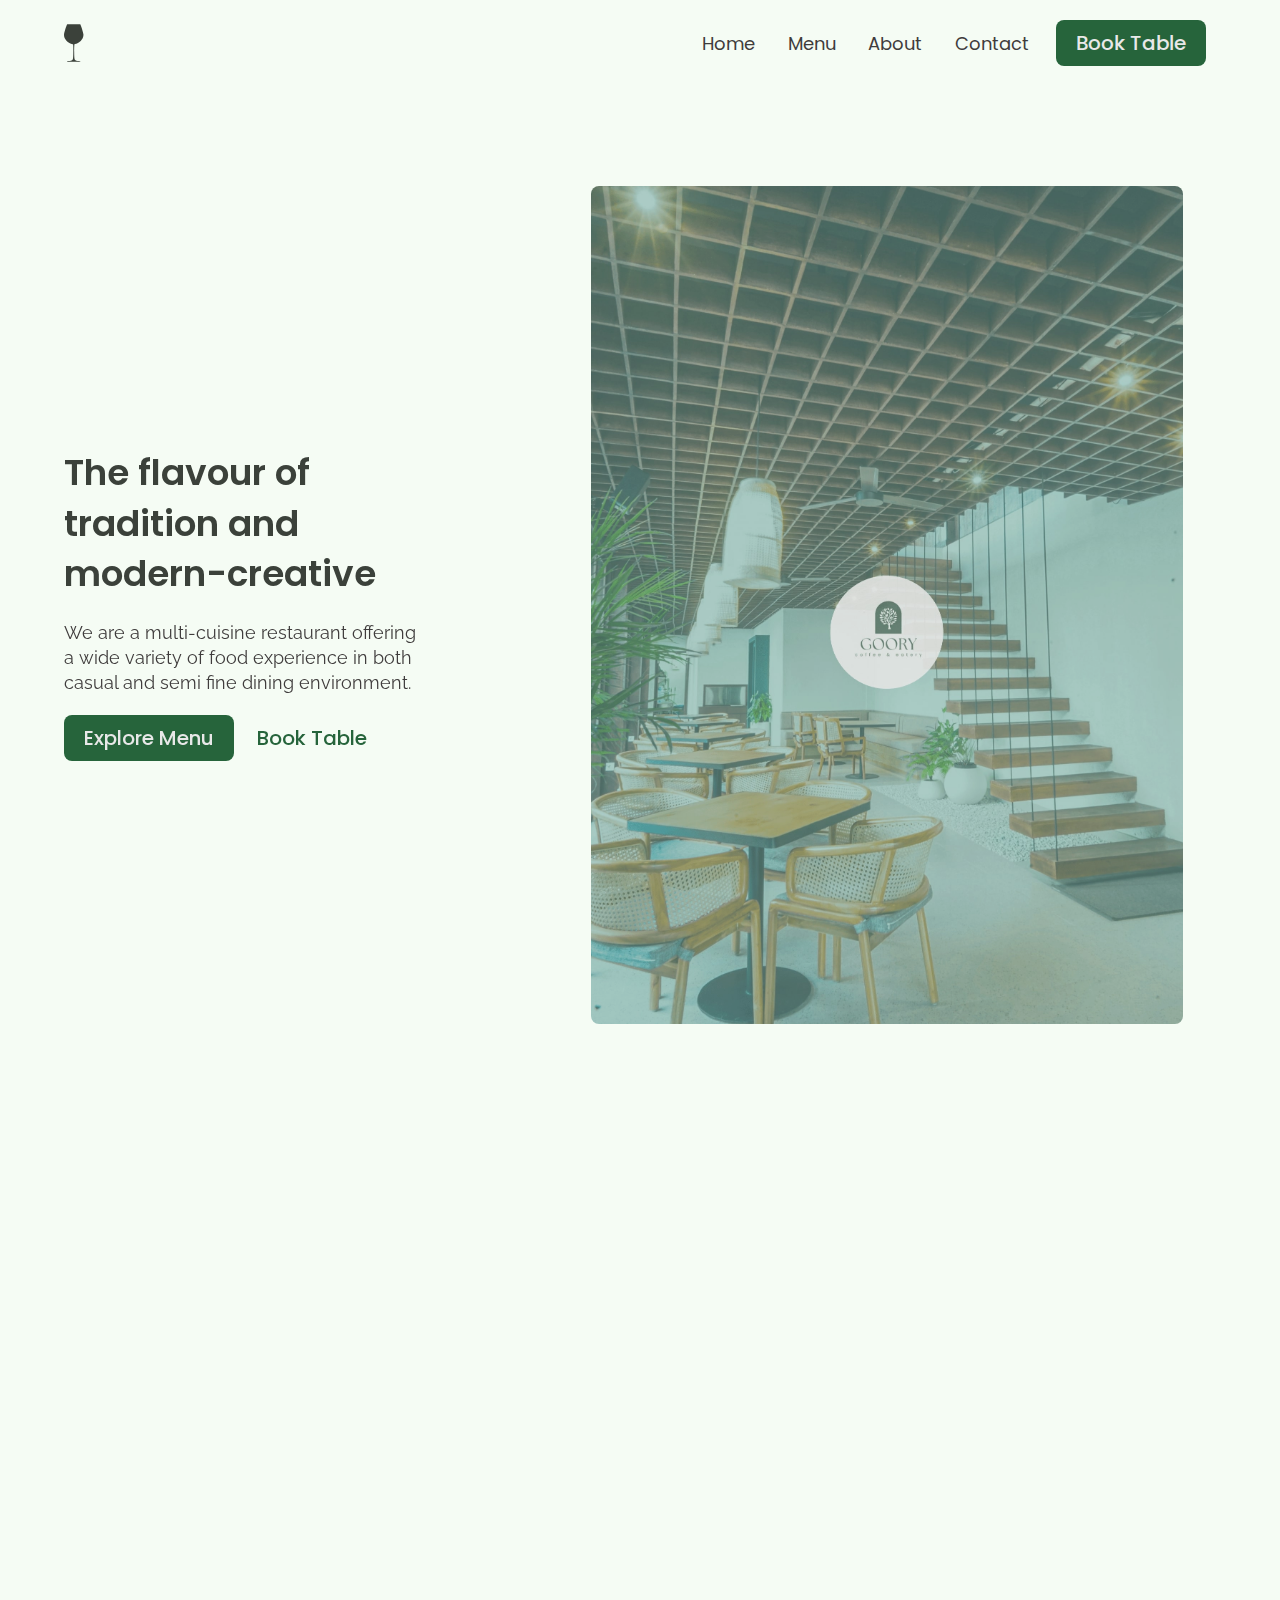
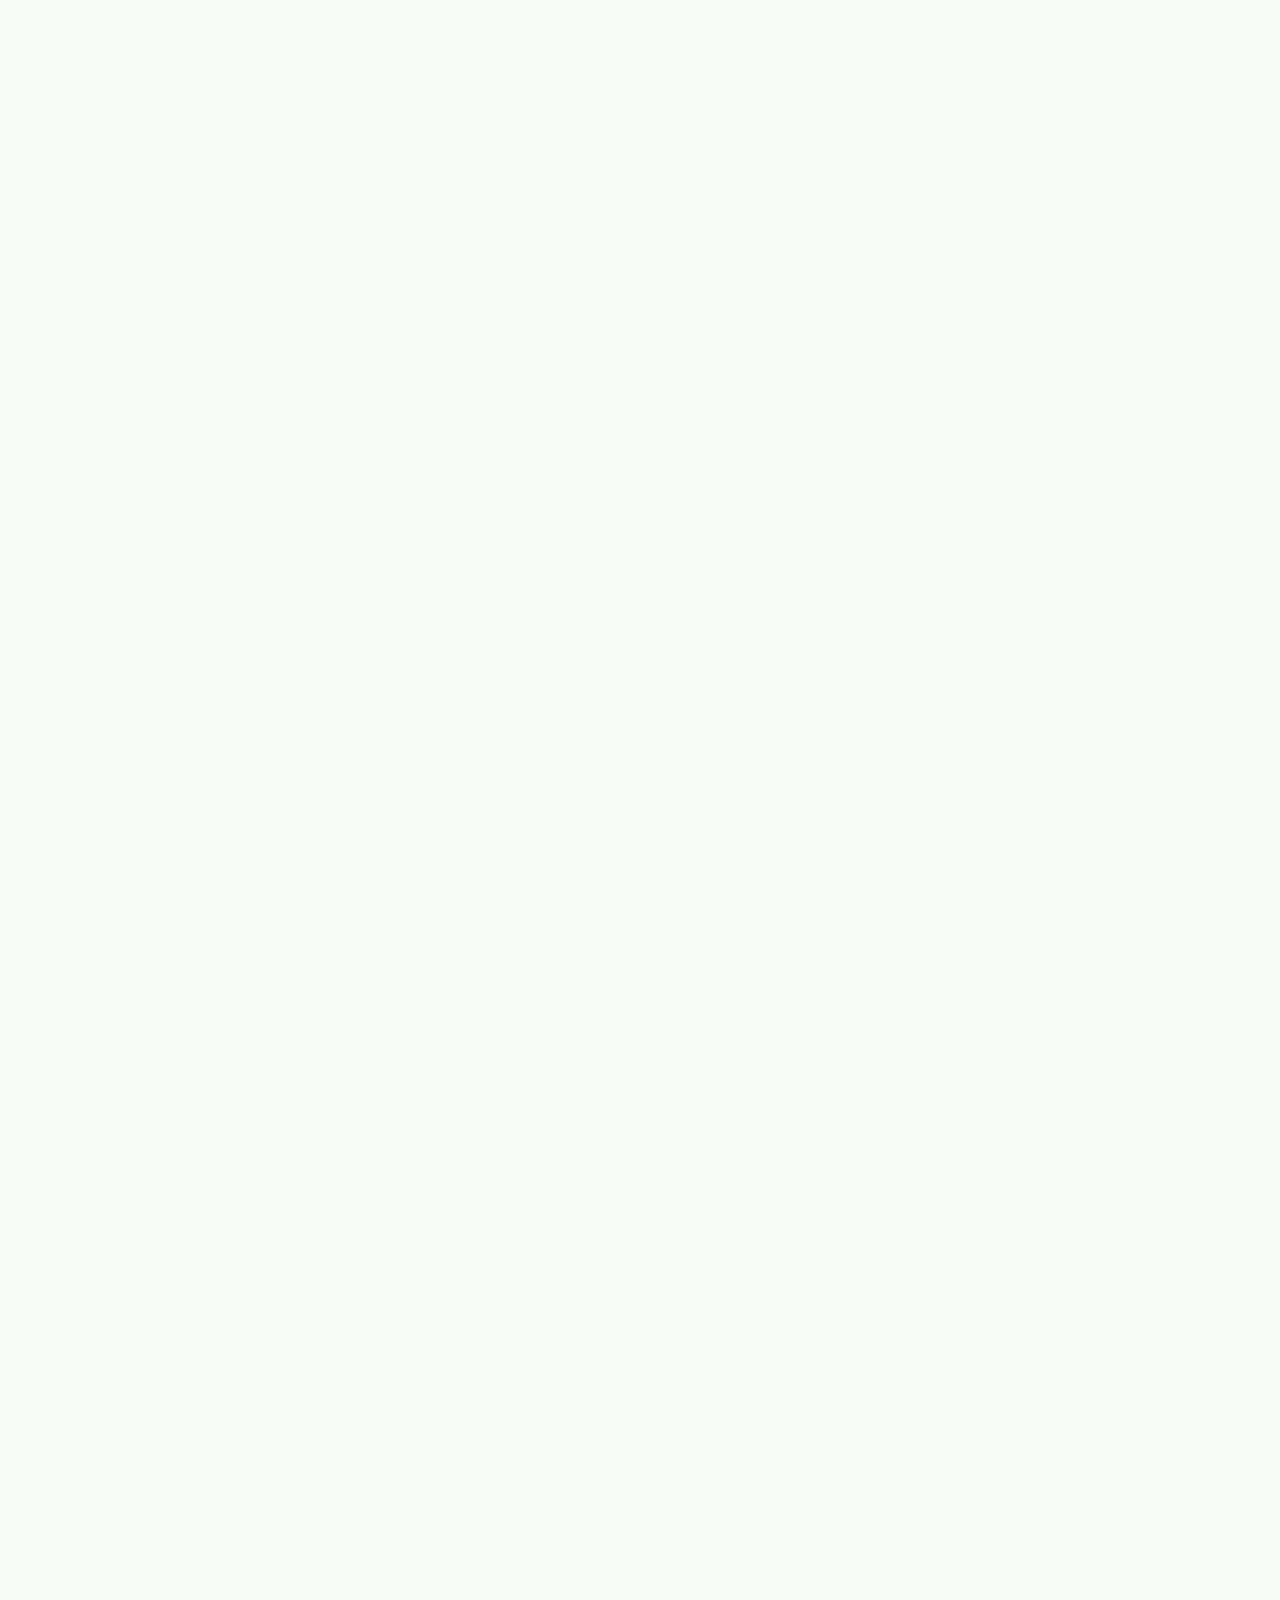
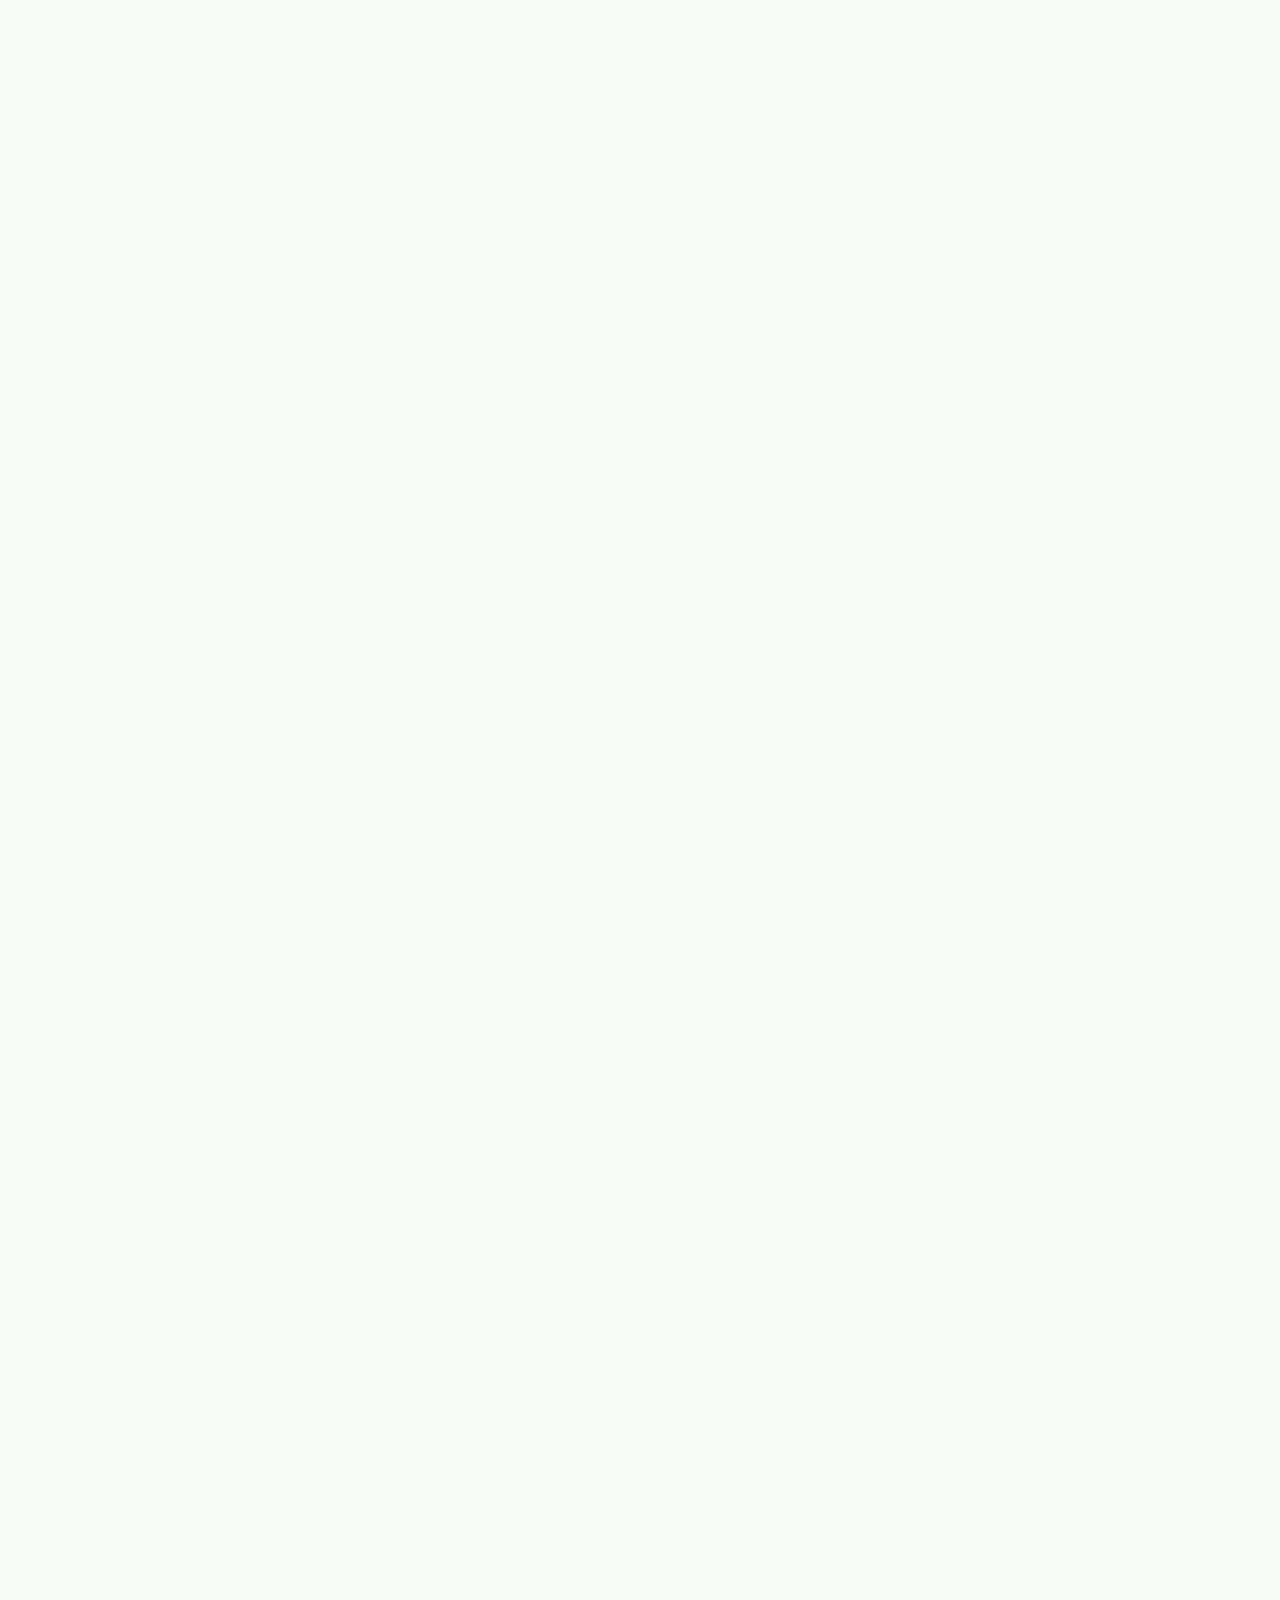
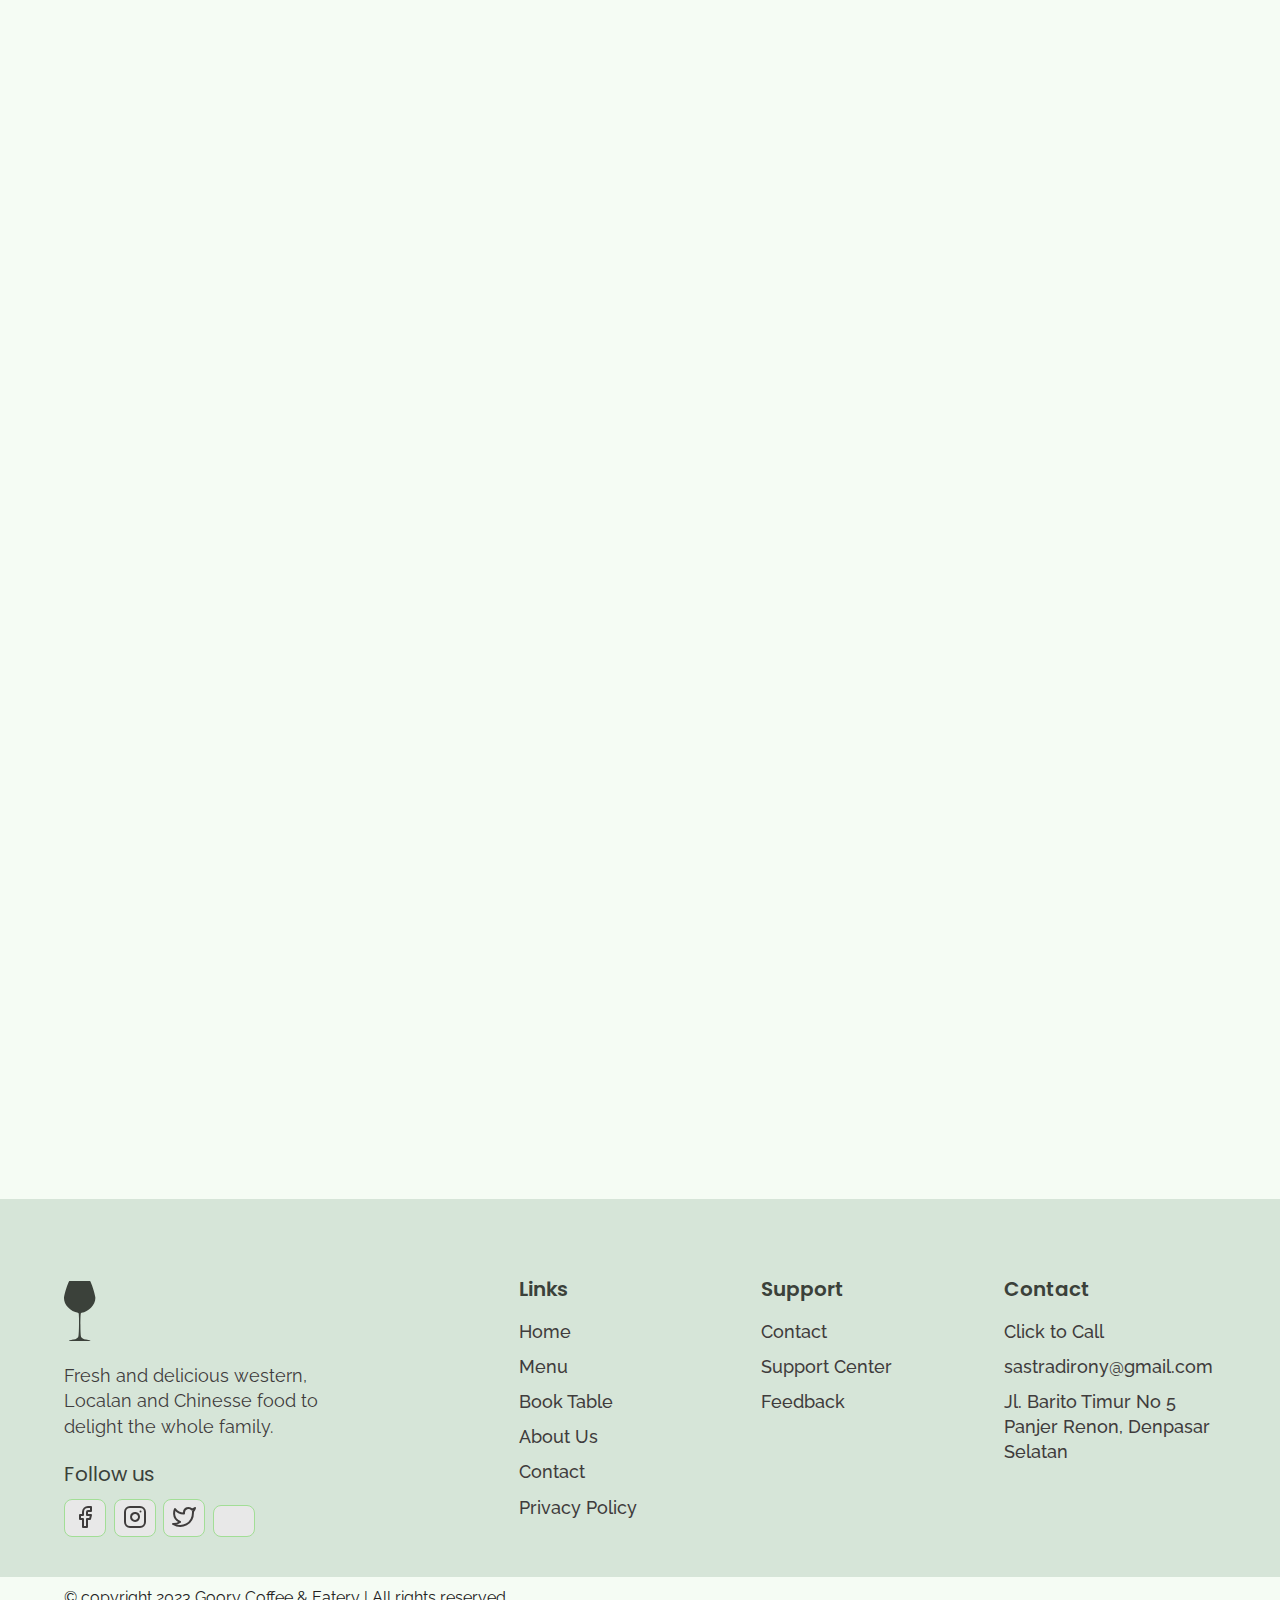
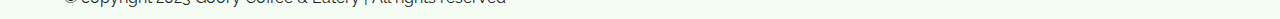
<file: index.html>
<!--https://youtu.be/4y-_3Ayiauw menit 6:15:34 Netlify -->
<!DOCTYPE html>
<html lang="en"> 
  <head> 
    <meta charset="UTF-8" />
    <meta http-equiv="X-UA-Compatible" content="IE-edge"/>
    <meta name="viewport" content="width=device-width, initial-scale=1.0" />
    <title>Home | Goory Coffee & Eatery</title>
    
    <link rel="shortcut icon" href="./images/favicon.ico" type="image/x-icon" />
    <link rel="stylesheet" href="./reset.css" />
    <link rel="stylesheet" href="./globalStyles.css" />
    <link rel="stylesheet" href="./components.css" />
    <!-------------- AOS CSS ---------------->
    <link rel="stylesheet" href="https://unpkg.com/aos@next/dist/aos.css" />
    <link rel="stylesheet" href="./home.css" />
    
  </head>
  
  <body>
    <!------------ NAV SECTION ------------>
    <div class="nav">
      <div class="container">
        <div class="nav__wrapper">
          <a href="./index.html" class="logo"><img width="400px" height="400px" class="" src="./images/logo.svg" alt="Shaif's Cuisine">
          </a>
          <nav>
            <div class="nav__icon">
             <svg 
             xmlns="http://www.w3.org/2000/svg" 
             width="24" 
             height="24" 
             viewBox="002424" 
             fill="none" 
             stroke="currentColor" 
             stroke-width="2" 
             stroke-linecap="round" 
             stroke-linejoin="round" 
             > 
               <line x1="3"y1="12" x2="21" y2="12"/> 
               <line x1="3" y1="6" x2="21" y2="6"/> 
               <line x1="3" y1="18" x2="21" y2="18"/> 
             </svg>
            </div>
            <div class="nav__bgOverlay "></div>
            <ul class="nav__list ">
              <div class="nav__close">
                <svg 
                xmlns="http://www.w3.org/2000/svg" 
                width="24" 
                height="24" 
                viewBox="002424" 
                fill="none" 
                stroke="currentColor" 
                stroke-width="2" 
                stroke-linecap="round" 
                stroke-linejoin="round" 
                > 
                  <line x1="18" y1="6" x2="6" y2="18"/> 
                  <line x1="6" y1="6" x2="18" y2="18"/> 
                </svg>
              </div>
              <div class="nav__list__wrapper">
                <li>
                  <a href="./index.html" class="nav__link">Home</a>
                </li>
                <li>
                  <a href="./menu.html" class="nav__link">Menu</a>
                </li>
                <li>
                  <a href="./about.html" class="nav__link">About</a>
                </li>
                <li>
                  <a href="./contact.html" class="nav__link">Contact</a>
                </li>
                <li>
                  <a href="./booking.html" class="btn primary-btn">Book Table</a>
                </li>
              </div>
            </ul>
          </nav>
        </div>
      </div>
    </div>
    <!------------ END OF NAV SECTION ------------>
    
    <!----------------- HERO SECTION ----------------->
    <section id="hero">
      <div class="container">
        <div class="hero__wrapper">
          <div class="hero__left" data-aos= "fade-left">
            <div class="hero__left__wrapper">
              <h1 class="hero__heading">
                The flavour of tradition and modern-creative
              </h1>
              <p class="hero__info">
                We are a multi-cuisine restaurant offering a wide variety of food experience in both casual and semi fine dining environment.
              </p>
              <div class="button__wrapper">
                <a class="btn primary-btn" href="./menu.html">Explore Menu</a>
                <a class="btn" href="./booking.html">Book Table</a>
              </div>
            </div>
          </div>
          <div class="hero__right" data-aos="fade-right">
            <div class="hero__imgWrapper">
              <img class="hero__right__img" src="./images/heroImg.jpg" alt="Food img" />
            </div>
          </div>
        </div>
      </div>
    </section>
    <!-------------- END OF HERO SECTION ------------->
    
    <!----------------- STORE INFO ----------------->
    <section id="storeInfo" data-aos= "fade-up">
      <div class="container">
        <div class="storeInfo__wrapper">
          <div class="storeInfo__item">
            <div class="storeInfo__icon">
              <img src="./images/wall-clock-icon.svg" alt="icon" />
            </div>
            <h3 class="storeInfo__title">
              9 AM to 11 PM
            </h3>
            <p class="storeInfo__text">
              Opening Hour
            </p>
          </div>
          <div class="storeInfo__item">
            <div class="storeInfo__icon">
              <img src="./images/address-icon.svg" alt="icon" />
            </div>
            <h3 class="storeInfo__title title__address">
              Jl. Tukad Barito Timur No.5 Panjer Denpasar Selatan
            </h3>
            <p class="storeInfo__text">
              Address
            </p>
          </div>
          <div class="storeInfo__item">
            <div class="storeInfo__icon">
              <img src="./images/phone-icon.svg" alt="icon" />
            </div>
            <h3 class="storeInfo__title">
              <a class="storeInfo__title" href="tel:+6281339521859">ClickToCall</a>
            </h3>
            <p class="storeInfo__text">
              Call Now
            </p>
          </div>
        </div>
      </div>
    </section>
    <!-------------- END OF STORE INFO ------------->
    
    <!----------------- OUR SPECIALS ----------------->
    <section id="ourSpecials" data-aos= "fade-up">
      <div class="container">
        <div class="ourSpecials__wrapper">
          <div class="ourSpecials__left">
            <div class="ourSpecials__item">
              <div class="ourSpecials__item__img">
                <img src="./images/food-3.jpg" alt="Food img" />
              </div>
              <h2 class="ourSpecials__item__title">Cromboloni</h2>
              <h3 class="ourSpecials__item__price">Rp 41.000</h3>
              <div class="ourSpecials__item__stars">
                <img src="./images/3star.png" alt="3stars img" />
              </div>
              <p class="ourSpecials__item__text">
                CROMBOLONI.
              </p>
            </div>
            <div class="ourSpecials__item">
              <div class="ourSpecials__item__img">
                <img src="./images/parmegiana.jpg" alt="Food img" />
              </div>
              <h2 class="ourSpecials__item__title">Chicken Parmegiana</h2>
              <h3 class="ourSpecials__item__price">Rp 55.000</h3>
              <div class="ourSpecials__item__stars">
                <img src="./images/3star.png" alt="3stars img" />
              </div>
              <p class="ourSpecials__item__text">
                CHICKEN PARMEGIANA.
              </p>
            </div>
          </div>
          <div class="ourSpecials__right">
            <h2 class="ourSpecials__title">Our Specials</h2>
            <p class="ourSpecials__text">
              All of our food is prepared daily at our restaurant's to ensure the highest quality, freshest meals are delivered to our customers.
            </p>
            <a href="./booking.html" class="btn primary-btn">Booking Table</a>
          </div>
        </div>
      </div>
    </section>
    <!-------------- END OF OUR SPECIALS ------------->
    
    <!------------------ TOP DISHES ------------------>
    <section id="dishGrid" data-aos= "fade-up">
      <div class="container">
        <h2 class="dishGrid__title">
          Top Dishes
        </h2>
        <div class="dishGrid__wrapper">
          <div class="dishGrid__item">
            <div class="dishGrid__item__img">
              <img src="./images/guraminyat2.jpg" alt="Food img" />
            </div>
            <div class="dishGrid__item__info">
              <h3 class="dishGrid__item__title">
                Gurami Nyat-nyat
              </h3>
              <h3 class="dishGrid__item__price">Rp. 50k</h3>
              <div class="dishGrid__item__stars">
                <img src="./images/3star.png" alt="3 stars" />
              </div>
            </div>
          </div>
          <div class="dishGrid__item">
            <div class="dishGrid__item__img">
              <img src="./images/nasigorengoriginal.jpg" alt="Food img" />
            </div>
            <div class="dishGrid__item__info">
              <h3 class="dishGrid__item__title">
                Nasi Goreng Original Goory
              </h3>
              <h3 class="dishGrid__item__price">Rp. 45k</h3>
              <div class="dishGrid__item__stars">
                <img src="./images/3star.png" alt="3 stars" />
              </div>
            </div>
          </div>
          <div class="dishGrid__item">
            <div class="dishGrid__item__img">
              <img src="./images/carbonara.jpg" alt="Food img" />
            </div>
            <div class="dishGrid__item__info">
              <h3 class="dishGrid__item__title">
                Spaghetti Carbonara
              </h3>
              <h3 class="dishGrid__item__price">Rp. 50k</h3>
              <div class="dishGrid__item__stars">
                <img src="./images/3star.png" alt="3 stars" />
              </div>
            </div>
          </div>
        </div>
      </div>
    </section>
    <!--------------- END OF TOP DISHES -------------->
    <!----------------- DISCOUNT ----------------->
    <section id="discount" data-aos= "fade-up">
      <div class="container">
        <div class="discount__wrapper">
          <div class="discount__images">
            <div class="discount__img1">
              <img src="./images/chickensosisBBQ.jpg" alt="Food img" />
            </div>
            <div class="discount__img2">
              <img src="./images/RBayamgoory.jpg" alt="Food img" />
            </div>
            <div class="discount__img3">
              <img src="./images/sateayamgoory.jpg" alt="Food img" />
            </div>
          </div>
          <div class="discount__info">
            <h3 class="discount__text">20% OFF</h3>
            <h3 class="discount__title">Demo dish for discount</h3>
            <h3 class="discount__price">
              <span class="discount__oldPrice">Rp. 40k</span>
              <span class="discount__newPrice">Rp. 34k</span>
            </h3>
            <div class="discount__stars">
              <img src="./images/3star.png" alt="3 stars" />
            </div>
            <a href="./booking.html" class="btn primary-btn">Book Table</a>
          </div>
        </div>
      </div>
    </section>
    <!-------------- END OF DISCOUNT ------------->

    <!----------------- AWAL DI EDIT ----------------------------------------------------------------------------------------------------------------->
    <!----------------- EVENTS MEDIA ----------------->
    <section id="eventsMedia" data-aos= "fade-up">
      <div class="container">
        <div class="eventsMedia__wrapper">
          <div class="eventsMedia__1">
            <img src="./images/eventsMedia1.png" alt="events" />
            <a href="#" class="eventsMedia__1__playButton">
              <img src="./images/playIcon.svg" alt="play button" />
            </a>
          </div>
          <div class="eventsMedia__2">
            <img src="./images/eventsMedia2.png" alt="events" />
          </div>
        </div>
      </div>
    </section>
    <!-------------- END OF EVENTS MEDIA ------------->
    
    <!----------------- EVENTS INFO ----------------->
    <section id="eventsInfo" data-aos= "fade-up">
      <div class="container">
        <div class="eventsInfo__wrapper">
          <div class="eventsInfo__left">
            <div class="eventsInfo__item">
              <div class="eventsInfo__item__img">
                <img src="./images/event-corporate.png" alt="events" />
              </div>
              <div class="eventsInfo__item__info">
                <h2 class="eventsInfo__item__title">
                  Corporate Events
                </h2>
                <p class="eventsInfo__item__text">
                  Goory is the perfect venue for your corporate events. We specialize in private parties.
                </p>
              </div>
            </div>
            <div class="eventsInfo__item">
              <div class="eventsInfo__item__img">
                <img src="./images/event-weedings.png" alt="events" />
              </div>
              <div class="eventsInfo__item__info">
                <h2 class="eventsInfo__item__title">
                  Wedding
                </h2>
                <p class="eventsInfo__item__text">
                  Goory offers an intimately unique wedding experience set in a spectacular setting that is sophisticated and comportable.
                </p>
              </div>
            </div>
          </div>
          <div class="eventsInfo__right">
            <h2 class="eventsInfo__title">
              Book for Events
            </h2>
            <p class="eventsInfo__text">
              Book your private event or corporate function at Goory to experience a truly unique experience.
            </p>
            <a href="./contact.html" class="btn primary-btn">Contact Now</a>
          </div>
        </div>
      </div>
    </section>
    <!-------------- END OF EVENTS INFO ------------->
    
    <!----------------- WHY US ----------------->
    <section id="whyUs">
      <div class="container">
        <div class="whyUs__wrapper">
          <div class="whyUs__left" data-aos= "fade-right">
            <h2 class="whyUs__title">
              Why Choose Our Food
            </h2>
            <p class="whyUs__text">
              Quality of Service, Food, Ambiance, and Value of Money are the primary element's for choosing a restaurant. Goory is one of the most exquisite Casual and Semi Fine Dining restaurant at Renon Panjer with a captivating view of Town, perfect ambiance, and scrumptious food.
            </p>
          </div>
          <div class="whyUs__right" data-aos= "fade-left">
            <div class="whyUs__items__wrapper">
              <div class="whyUs__item">
                <div class="whyUs__item__icon">
                  <img src="./images/whyUs-icon1.svg" alt="Quality Food" />
                </div>
                <p class="whyUs__item__text">
                  Quality Food
                </p>
              </div>
              <div class="whyUs__item">
                <div class="whyUs__item__icon">
                  <img src="./images/whyUs-icon2.svg" alt="Classical Taste" />
                </div>
                <p class="whyUs__item__text">
                  Modern Taste
                </p>
              </div>
              <div class="whyUs__item">
                <div class="whyUs__item__icon">
                  <img src="./images/whyUs-icon3.svg" alt="Skilled Chef" />
                </div>
                <p class="whyUs__item__text">
                  Skilled Chef
                </p>
              </div>
              <div class="whyUs__item">
                <div class="whyUs__item__icon">
                  <img src="./images/whyUs-icon4.svg" alt="Best Service" />
                </div>
                <p class="whyUs__item__text">
                  Best Service
                </p>
              </div>
            </div>
          </div>
        </div>
      </div>
    </section>
    <!-------------- END OF WHY US ------------->
    
    <!----------------- TESTIMONIAL ----------------->
    <section id="testimonial" data-aos= "fade-up">
      <div class="container">
        <div class="testimonial__wrapper">
          <h2 class="testimonial__title">
            What Our Customer Say
          </h2>
          <div class="testimonial__items__wrapper">
            <div class="testimonial__item">
              <div class="testimonial__item__img">
                <img src="./images/testimonial_img1.png" alt="Rony" />
              </div>
              <div class="testimonial__item__info">
                <h3 class="testimonial__item__name">
                  Rony
                </h3>
                <div class="testimonial__item__stars">
                  <img src="./images/3star.png" alt="Stars" />
                </div>
                <p class="testimonial__item__text">
                  "Visited Goory with friends last Sunday. Really lovely meal and very warm welcome - We would recommend this lovely restaurant and will try to go back again"
                </p>
              </div>
            </div>
            <div class="testimonial__item">
              <div class="testimonial__item__img">
                <img src="./images/testimonial_img1.png" alt="Rony" />
              </div>
              <div class="testimonial__item__info">
                <h3 class="testimonial__item__name">
                  Rony
                </h3>
                <div class="testimonial__item__stars">
                  <img src="./images/3star.png" alt="Stars" />
                </div>
                <p class="testimonial__item__text">
                  "Visited Goory with friends last Sunday. Really lovely meal and very warm welcome - We would recommend this lovely restaurant and will try to go back again"
                </p>
              </div>
            </div>
            <div class="testimonial__item">
              <div class="testimonial__item__img">
                <img src="./images/testimonial_img1.png" alt="Rony" />
              </div>
              <div class="testimonial__item__info">
                <h3 class="testimonial__item__name">
                  Rony
                </h3>
                <div class="testimonial__item__stars">
                  <img src="./images/3star.png" alt="Stars" />
                </div>
                <p class="testimonial__item__text">
                  "Visited Goory with friends last Sunday. Really lovely meal and very warm welcome - We would recommend this lovely restaurant and will try to go back again"
                </p>
              </div>
            </div>
            <div class="testimonial__item">
              <div class="testimonial__item__img">
                <img src="./images/testimonial_img1.png" alt="Rony" />
              </div>
              <div class="testimonial__item__info">
                <h3 class="testimonial__item__name">
                  Rony
                </h3>
                <div class="testimonial__item__stars">
                  <img src="./images/3star.png" alt="Stars" />
                </div>
                <p class="testimonial__item__text">
                  "Visited Goory with friends last Sunday. Really lovely meal and very warm welcome - We would recommend this lovely restaurant and will try to go back again"
                </p>
              </div>
            </div>
          </div>
        </div>
      </div>
    </section>
    <!-------------- END OF TESTIMONIAL ------------->
    
    <!----------------- NEWSLETTER ----------------->
    <section id="newsletter" data-aos= "fade-up">
      <div class="container">
        <div class="newsletter__wrapper">
          <div class="newsletter__info">
            <h3 class="newsletter__title">
              Join Newsletter
            </h3>
            <p class="newsletter__text">
              Get notified with the latest news and recents offers from the "Goory Coffee & Eatery"
            </p>
          </div>
          <div class="newsletter__form">
            <form name="join form" method="POST" netlify>
              <label for="email">
                <input type="email" name="email" id="email" placeholder="Your Email Address" />
              </label>
              <button type="submit">Join</button>
            </form>
          </div>
        </div>
      </div>
    </section>
    <!-------------- END OF NEWSLETTER ------------->
    
    <!----------------- FOOTER ----------------->
    <footer>
      <div class="container">
        <div class="footer__wrapper">
          <div class="footer__col1">
            <div class="footer__logo">
              <img src="./images/logo.svg" alt="Goory" />
            </div>
            <p class="footer__desc">
              Fresh and delicious western, Localan and Chinesse food to delight the whole family.
            </p>
            <div class="footer__socials">
              <h4 class="footer__socials__title">Follow us</h4>
              <ol>
                <li>
                  <a href="#">
                   <svg 
                   xmlns="http://www.w3.org/2000/svg" 
                   width="24" 
                   height="24" 
                   viewBox="002424" 
                   fill="none" 
                   stroke="currentColor" 
                   stroke-width="2" 
                   stroke-linecap="round" 
                   stroke-linejoin="round" 
                   > 
                   <path d="M18 2h-3a5 5 0 0 0-5 5v3H7v4h3v8h4v-8h3l1-4h-4V7a1 1 0 0 1 1-1h3z"/> 
                   </svg>
                  </a>
                </li>
                <li>
                  <a href="#">
                   <svg 
                   xmlns="http://www.w3.org/2000/svg" 
                   width="24" 
                   height="24" 
                   viewBox="002424" 
                   fill="none" 
                   stroke="currentColor" 
                   stroke-width="2" 
                   stroke-linecap="round" 
                   stroke-linejoin="round"
                   class="feather feather-instagram"
                   > 
                   <rect x="2" y="2" width="20" height="20" rx="5" ry="5"/> 
                   <path d="M16 11.37A4 4 0 1 1 12.63 8 4 4 0 0 1 16 11.37z"/> 
                   <line x1="17.5" y1="6.5" x2="17.51" y2="6.5"/> 
                   </svg>
                  </a>
                </li>
                <li>
                  <a href="#">
                   <svg 
                   xmlns="http://www.w3.org/2000/svg" 
                   width="24" 
                   height="24" 
                   viewBox="002424" 
                   fill="none" 
                   stroke="currentColor" 
                   stroke-width="2" 
                   stroke-linecap="round" 
                   stroke-linejoin="round"
                   class="feather feather-twitter"
                   > 
                   <path d="M23 3a10.9 10.9 0 0 1-3.14 1.53 4.48 4.48 0 0 0-7.86 3v1A10.66 10.66 0 0 1 3 4s-4 9 5 13a11.64 11.64 0 0 1-7 2c9 5 20 0 20-11.5a4.5 4.5 0 0 0-.08-.83A7.72 7.72 0 0 0 23 3z "/> 
                   </svg>
                  </a>
                </li>

                <!----------------- AWAL DI EDIT ----------------------------------------------------------------------------------------------------------------->
                <li>
                  <a href="#">
                    <svg 
                    xmlns="http://www.w3.org/2000/svg" 
                    width="18" 
                    height="18" 
                    fill="none" 
                    class="bi bi-tiktok" 
                    viewBox="0 0 18 18"
                    >
                    <path d="M9 0h1.98c.144.715.54 1.617 1.235 2.512C12.895 3.389 13.797 4 15 4v2c-1.753 0-3.07-.814-4-1.829V11a5 5 0 1 1-5-5v2a3 3 0 1 0 3 3z"/>
                    </svg>
                  </a>
                </li>
                <!----------------- akhir DI EDIT ----------------------------------------------------------------------------------------------------------------->
                
              </ol>
            </div>
          </div>
          <div class="footer__col2">
            <h3 class="footer__text__title">
              Links
            </h3>
            <ol class="footer__text">
              <li>
                <a href="./index.html">Home</a>
              </li>
              <li>
                <a href="./menu.html">Menu</a>
              </li>
              <li>
                <a href="./booking.html">Book Table</a>
              </li>
              <li>
                <a href="./about.html">About Us</a>
              </li>
              <li>
                <a href="./contact.html">Contact</a>
              </li>
              <li>
                <a href="#">Privacy Policy</a>
              </li>
            </ol>
          </div>
          <div class="footer__col3">
            <h3 class="footer__text__title">
              Support
            </h3>
            <ol class="footer__text">
              <li>
                <a href="./contact.html">Contact</a>
              </li>
              <li>
                <a href="#">Support Center</a>
              </li>
              <li>
                <a href="#">Feedback</a>
              </li>
            </ol>
          </div>
          <div class="footer__col4">
            <h3 class="footer__text__title">
              Contact
            </h3>
            <ol class="footer__text">
              <li>
                <a href="tel:+6281339521859">Click to Call</a>
              </li>
              <li>
                <a href="mailto:sastradirony@gmail.com">sastradirony@gmail.com</a>
              </li>
              <li>
                <a href="#">Jl. Barito Timur No 5 Panjer Renon, Denpasar Selatan</a>
              </li>
            </ol>
          </div>
        </div>
      </div>
    </footer>
    <div id="copyright">
      <div class="container">
        <p class="copyright__text">
          &copy; copyright 2023 Goory Coffee & Eatery | All rights reserved
        </p>
      </div>
    </div>
    <!------------- END OF FOOTER -------------->
    
    <!-------------- AOS SCRIPT ---------------->
    <script src="https://unpkg.com/aos@next/dist/aos.js"></script>
    <script src="main.js"></script>
    
  </body>
</html>
</file>
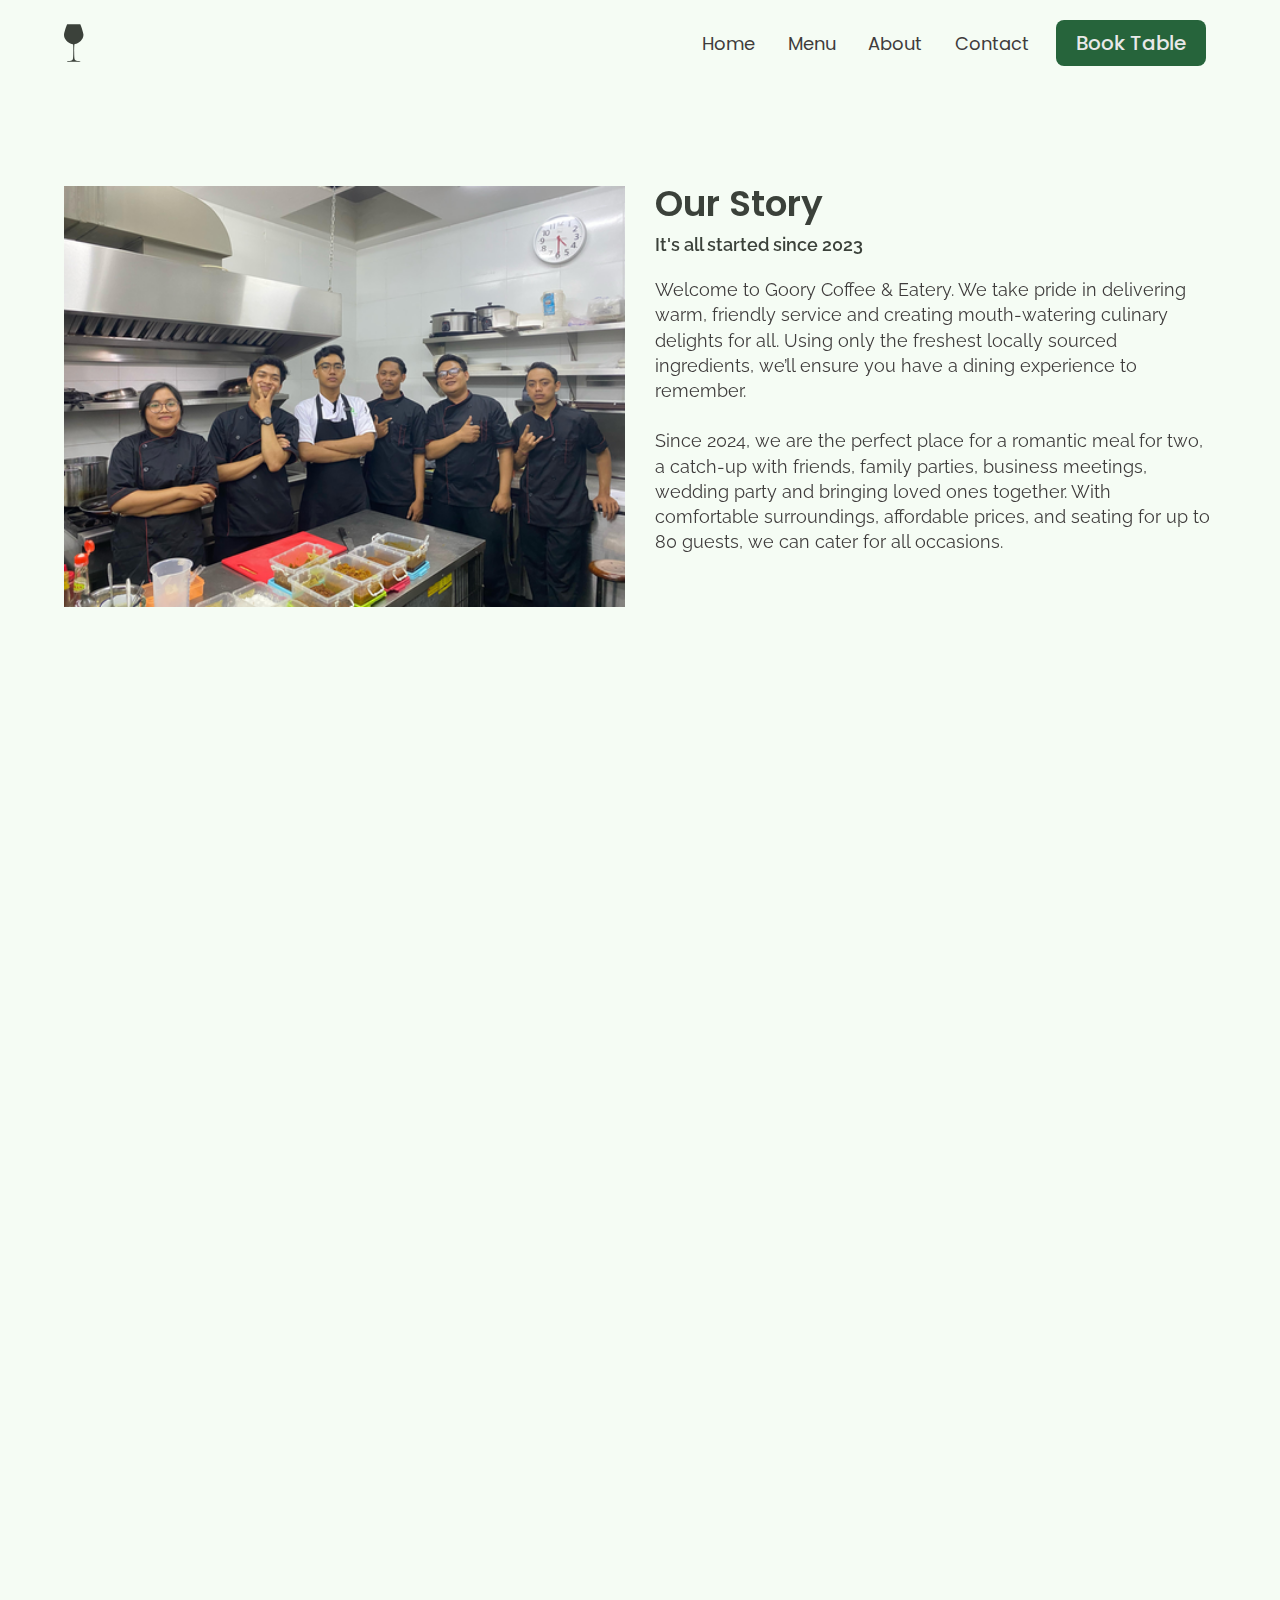
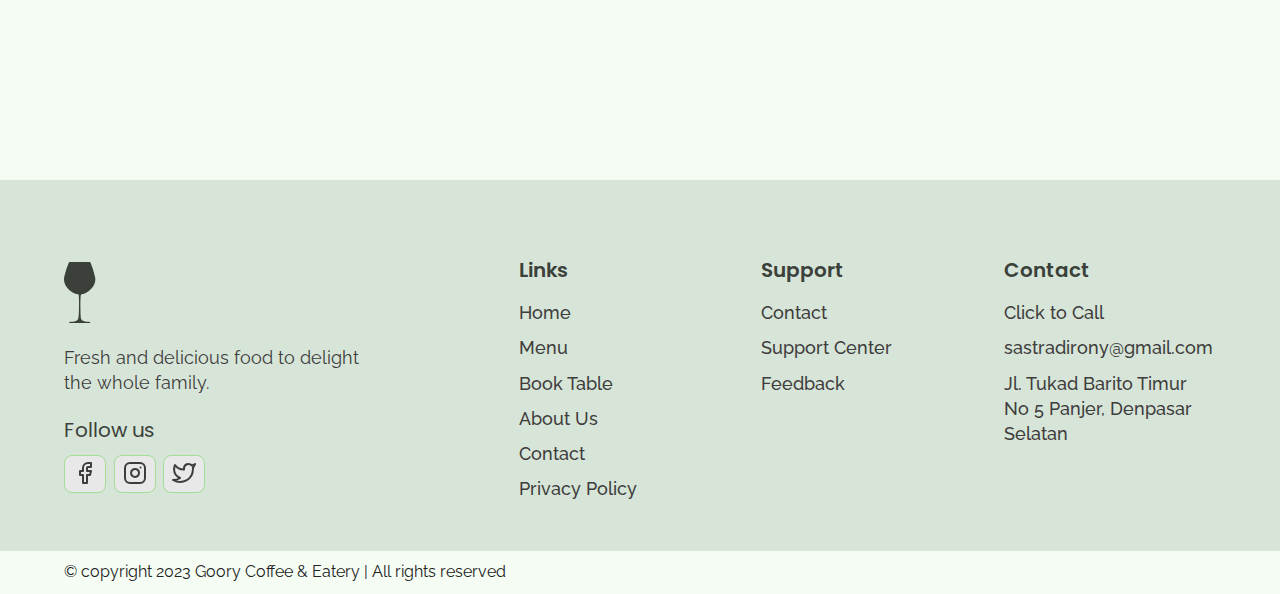
<file: about.html>
<!DOCTYPE html>
<html lang="en"> 
  <head> 
  
    <meta charset="UTF-8" />
    <meta http-equiv="X-UA-Compatible" content="IE-edge"/>
    <meta name="viewport" content="width=device-width, initial-scale=1.0" />
    <title>About | Goory Coffee & Eatery</title>
    
    <link rel="shortcut icon" href="./images/logo.svg" type="image/x-icon" />
    <link rel="stylesheet" href="./reset.css" />
    <link rel="stylesheet" href="./globalStyles.css" />
    <link rel="stylesheet" href="./components.css" />
    <link rel="stylesheet" href="./about.css" />
    <!-------------- AOS CSS ---------------->
    <link rel="stylesheet" href="https://unpkg.com/aos@next/dist/aos.css" />
    
  </head>
  
  <body>
    <!------------ NAV SECTION ------------>
    <div class="nav">
      <div class="container">
        <div class="nav__wrapper">
          <a href="./index.html" class="logo"><img class="" src="./images/logo.svg" alt="Goory">
          </a>
          <nav>
            <div class="nav__icon">
             <svg 
             xmlns="http://www.w3.org/2000/svg" 
             width="24" 
             height="24" 
             viewBox="002424" 
             fill="none" 
             stroke="currentColor" 
             stroke-width="2" 
             stroke-linecap="round" 
             stroke-linejoin="round" 
             > 
               <line x1="3"y1="12" x2="21" y2="12"/> 
               <line x1="3" y1="6" x2="21" y2="6"/> 
               <line x1="3" y1="18" x2="21" y2="18"/> 
             </svg>
            </div>
            <div class="nav__bgOverlay "></div>
            <ul class="nav__list ">
              <div class="nav__close">
                <svg 
                xmlns="http://www.w3.org/2000/svg" 
                width="24" 
                height="24" 
                viewBox="002424" 
                fill="none" 
                stroke="currentColor" 
                stroke-width="2" 
                stroke-linecap="round" 
                stroke-linejoin="round" 
                > 
                  <line x1="18" y1="6" x2="6" y2="18"/> 
                  <line x1="6" y1="6" x2="18" y2="18"/> 
                </svg>
              </div>
              <div class="nav__list__wrapper">
                <li>
                  <a href="./index.html" class="nav__link">Home</a>
                </li>
                <li>
                  <a href="./menu.html" class="nav__link">Menu</a>
                </li>
                <li>
                  <a href="./about.html" class="nav__link">About</a>
                </li>
                <li>
                  <a href="./contact.html" class="nav__link">Contact</a>
                </li>
                <li>
                  <a href="./booking.html" class="btn primary-btn">Book Table</a>
                </li>
              </div>
            </ul>
          </nav>
        </div>
      </div>
    </div>
    <!------------ END OF NAV SECTION ------------>
    
    <!----------------- OUR STORY ----------------->
    <section id="ourStory" data-aos= "fade-up">
      <div class="container">
        <div class="ourStory__wrapper">
          <div class="ourStory__img">
            <img src="./images/kitchen.png" alt="Goory" />
          </div>
          <div class="ourStory__info">
            <h3 class="ourStory__title">
              Our Story
            </h3>
            <p class="ourStory__subtitle">
              It's all started since 2023
            </p>
            <p class="ourStory__text">
            Welcome to Goory Coffee & Eatery. We take pride in delivering warm, friendly service and creating mouth-watering
            culinary delights for all. Using only the freshest locally sourced ingredients, we’ll ensure you have a
            dining
            experience to remember.
            <br><br>
            Since 2024, we are the perfect place for a romantic meal for two, a catch-up with friends, family parties,
            business meetings, wedding party and bringing loved ones together. With comfortable surroundings, affordable prices, and
            seating for up to 80 guests, we can cater for all occasions.
            </p>
          </div>
        </div>
      </div>
    </section>
    <!-------------- END OF OUR STORY ------------->
    
    <!----------------- OUR GOALS ----------------->
    <section id="ourGoals" data-aos= "fade-down">
      <div class="container">
        <div class="ourGoals__info">
          <h3 class="ourGoals__title">
            Our Goals
          </h3>
          <p class="ourGoals__text">
          We shall sell delicious and remarkable food and beverages that meet the highest quality, freshness, and
          seasonality criteria while combining modern-creative and classic cooking traditions. By showcasing warmth,
          graciousness, efficiency, skill, professionalism, and integrity in our work, we will continually serve our
          consumers with exceptional service. To have every customer who comes through our doors leave impressed by
          their experience at Goory and excited to come back again.
          </p>
        </div>
        <div class="ourGoals__imgs__wrapper">
          <div class="ourGoals__img1">
            <img src="./images/ourGoals_img1.png" alt="Image1" />
          </div>
          <div class="ourGoals__img2">
            <img src="./images/ourGoals_img2.png" alt="Image2" />
          </div>
          <div class="ourGoals__img3">
            <img src="./images/ourGoals_img3.png" alt="Image3" />
          </div>
        </div>
      </div>
    </section>
    <!-------------- END OF OUR GOALS ------------->
    
    <!----------------- FOOTER ----------------->
    <footer>
      <div class="container">
        <div class="footer__wrapper">
          <div class="footer__col1">
            <div class="footer__logo">
              <img src="./images/logo.svg" alt="Shaif's Cuisine" />
            </div>
            <p class="footer__desc">
              Fresh and delicious food to delight the whole family.
            </p>
            <div class="footer__socials">
              <h4 class="footer__socials__title">Follow us</h4>
              <ol>
                <li>
                  <a href="#">
                   <svg 
                   xmlns="http://www.w3.org/2000/svg" 
                   width="24" 
                   height="24" 
                   viewBox="002424" 
                   fill="none" 
                   stroke="currentColor" 
                   stroke-width="2" 
                   stroke-linecap="round" 
                   stroke-linejoin="round" 
                   > 
                   <path d="M18 2h-3a5 5 0 0 0-5 5v3H7v4h3v8h4v-8h3l1-4h-4V7a1 1 0 0 1 1-1h3z"/> 
                   </svg>
                  </a>
                </li>
                <li>
                  <a href="#">
                   <svg 
                   xmlns="http://www.w3.org/2000/svg" 
                   width="24" 
                   height="24" 
                   viewBox="002424" 
                   fill="none" 
                   stroke="currentColor" 
                   stroke-width="2" 
                   stroke-linecap="round" 
                   stroke-linejoin="round"
                   class="feather feather-instagram"
                   > 
                   <rect x="2" y="2" width="20" height="20" rx="5" ry="5"/> 
                   <path d="M16 11.37A4 4 0 1 1 12.63 8 4 4 0 0 1 16 11.37z"/> 
                   <line x1="17.5" y1="6.5" x2="17.51" y2="6.5"/> 
                   </svg>
                  </a>
                </li>
                <li>
                  <a href="#">
                   <svg 
                   xmlns="http://www.w3.org/2000/svg" 
                   width="24" 
                   height="24" 
                   viewBox="002424" 
                   fill="none" 
                   stroke="currentColor" 
                   stroke-width="2" 
                   stroke-linecap="round" 
                   stroke-linejoin="round"
                   class="feather feather-twitter"
                   > 
                   <path d="M23 3a10.9 10.9 0 0 1-3.14 1.53 4.48 4.48 0 0 0-7.86 3v1A10.66 10.66 0 0 1 3 4s-4 9 5 13a11.64 11.64 0 0 1-7 2c9 5 20 0 20-11.5a4.5 4.5 0 0 0-.08-.83A7.72 7.72 0 0 0 23 3z "/> 
                   </svg>
                  </a>
                </li>
              </ol>
            </div>
          </div>
          <div class="footer__col2">
            <h3 class="footer__text__title">
              Links
            </h3>
            <ol class="footer__text">
              <li>
                <a href="./index.html">Home</a>
              </li>
              <li>
                <a href="./menu.html">Menu</a>
              </li>
              <li>
                <a href="./booking.html">Book Table</a>
              </li>
              <li>
                <a href="./about.html">About Us</a>
              </li>
              <li>
                <a href="./contact.html">Contact</a>
              </li>
              <li>
                <a href="#">Privacy Policy</a>
              </li>
            </ol>
          </div>
          <div class="footer__col3">
            <h3 class="footer__text__title">
              Support
            </h3>
            <ol class="footer__text">
              <li>
                <a href="./contact.html">Contact</a>
              </li>
              <li>
                <a href="#">Support Center</a>
              </li>
              <li>
                <a href="#">Feedback</a>
              </li>
            </ol>
          </div>
          <div class="footer__col4">
            <h3 class="footer__text__title">
              Contact
            </h3>
            <ol class="footer__text">
              <li>
                <a href="tel:+6281339521859">Click to Call</a>
              </li>
              <li>
                <a href="mailto:biancaindirasastradi@gmail.com">sastradirony@gmail.com</a>
              </li>
              <li>
                <a href="#">Jl. Tukad Barito Timur No 5 Panjer, Denpasar Selatan</a>
              </li>
            </ol>
          </div>
        </div>
      </div>
    </footer>
    <div id="copyright">
      <div class="container">
        <p class="copyright__text">
          &copy; copyright 2023 Goory Coffee & Eatery | All rights reserved
        </p>
      </div>
    </div>
    <!------------- END OF FOOTER -------------->
    
    <!-------------- AOS SCRIPT ---------------->
    <script src="https://unpkg.com/aos@next/dist/aos.js"></script>
    <script src="main.js"></script>
    
  </body>
</html>
</file>
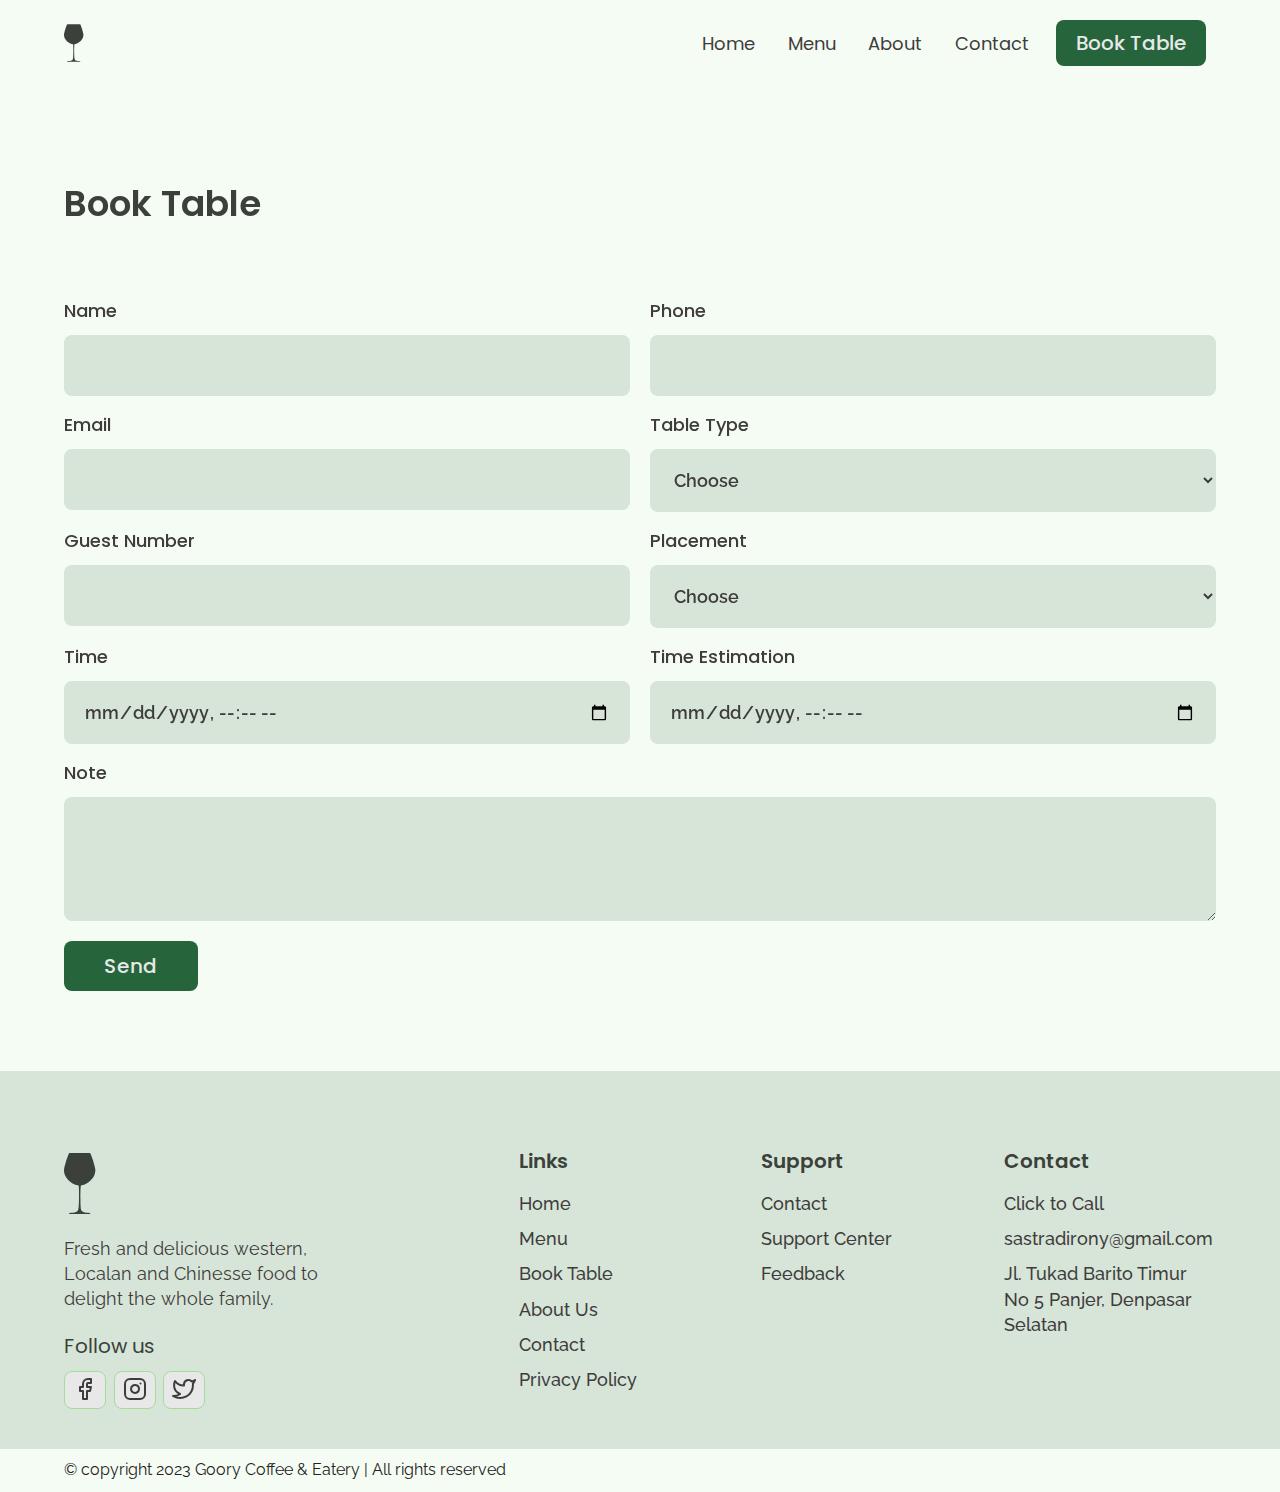
<file: booking.html>
<!DOCTYPE html>
<html lang="en"> 
  <head> 
  
    <meta charset="UTF-8" />
    <meta http-equiv="X-UA-Compatible" content="IE-edge"/>
    <meta name="viewport" content="width=device-width, initial-scale=1.0" />
    <title>Booking | Goory Coffee & Eatery</title>
    
    <link rel="shortcut icon" href="./images/logo.svg" type="image/x-icon" />
    <link rel="stylesheet" href="./reset.css" />
    <link rel="stylesheet" href="./globalStyles.css" />
    <link rel="stylesheet" href="./components.css" />
    <!-------------- AOS CSS ---------------->
    <link rel="stylesheet" href="https://unpkg.com/aos@next/dist/aos.css" />
    
  </head>
  
  <body>
    <!------------ NAV SECTION ------------>
    <div class="nav">
      <div class="container">
        <div class="nav__wrapper">
          <a href="./index.html" class="logo"><img class="" src="./images/logo.svg" alt="Shaif's Cuisine">
          </a>
          <nav>
            <div class="nav__icon">
             <svg 
             xmlns="http://www.w3.org/2000/svg" 
             width="24" 
             height="24" 
             viewBox="002424" 
             fill="none" 
             stroke="currentColor" 
             stroke-width="2" 
             stroke-linecap="round" 
             stroke-linejoin="round" 
             > 
               <line x1="3"y1="12" x2="21" y2="12"/> 
               <line x1="3" y1="6" x2="21" y2="6"/> 
               <line x1="3" y1="18" x2="21" y2="18"/> 
             </svg>
            </div>
            <div class="nav__bgOverlay "></div>
            <ul class="nav__list ">
              <div class="nav__close">
                <svg 
                xmlns="http://www.w3.org/2000/svg" 
                width="24" 
                height="24" 
                viewBox="002424" 
                fill="none" 
                stroke="currentColor" 
                stroke-width="2" 
                stroke-linecap="round" 
                stroke-linejoin="round" 
                > 
                  <line x1="18" y1="6" x2="6" y2="18"/> 
                  <line x1="6" y1="6" x2="18" y2="18"/> 
                </svg>
              </div>
              <div class="nav__list__wrapper">
                <li>
                  <a href="./index.html" class="nav__link">Home</a>
                </li>
                <li>
                  <a href="./menu.html" class="nav__link">Menu</a>
                </li>
                <li>
                  <a href="./about.html" class="nav__link">About</a>
                </li>
                <li>
                  <a href="./contact.html" class="nav__link">Contact</a>
                </li>
                <li>
                  <a href="./booking.html" class="btn primary-btn">Book Table</a>
                </li>
              </div>
            </ul>
          </nav>
        </div>
      </div>
    </div>
    <!------------ END OF NAV SECTION ------------>
    
    <!----------------- BOOKING ----------------->
    <section id="form" data-aos= "fade-up">
      <div class="container">
        <h3 class="form__title">
          Book Table
        </h3>
        <div class="form__wrapper">
          <form action="https://script.google.com/macros/s/AKfycbywGIBdvjvjJ3dT6fM9LMfaBF5BL32N3uYyx9x-CoVpfO2xgHbgI0V2oW1nCSWvniU/exec" name="booking form" method="POST">
            <div class="form__group">
              <label for="firstName">Name</label>
              <input type="text" id="firstName" name="first_name" required>
            </div>
            <div class="form__group">
              <label for="phone">Phone</label>
              <input type="number" id="phone" name="phone" required>
            </div>
            <div class="form__group">
              <label for="email">Email</label>
              <input type="email" id="email" name="email" required>
            </div>
            <div class="form__group">
              <label for="tableType">Table Type</label>
              <select id="tableType" name="table_type" required>
                <option selected disabled>
                  Choose
                </option>
                <option value="small">
                  Small (2 Person's)
                </option>
                <option value="medium">
                  Medium (4 Person's)
                </option>
                <option value="large">
                  Large (6 Person's)
                </option>
              </select>
            </div>
            <div class="form__group">
              <label for="guestNumber">Guest Number</label>
              <input type="number" name="guest_number" id="guestNumber" min="1" max="80" required/>
            </div>
            <div class="form__group">
              <label for="placement">Placement</label>
              <select id="placement" name="placement" required>
                <option selected disabled>
                  Choose
                </option>
                <option value="Outdoor">
                  Outdoor
                </option>
                <option value="Indoor First Floor">
                  Indoor First Floor
                </option>
                <option value="Indoor Second Floor">
                  Indoor Second Floor
                </option>
                <option value="VIP">
                  VIP
                </option>
              </select>
            </div>
            <div class="form__group">
              <label for="date">Time</label>
              <input type="datetime-local" name="date" id="date" required/>
            </div>
            <div class="form__group">
              <label for="time">Time Estimation</label>
              <input type="datetime-local" name="time" id="time" required/>
            </div>
            <div class="form__group form__group__full">
              <label for="note">Note</label>
              <textarea id="note" name="note" rows="4" required></textarea>
            </div>
            <button type="submit" class="btn primary-btn">
              Send
            </button>
          </form>
        </div>
      </div>
    </section>
    <!-------------- END OF BOOKING ------------->
    
    <!----------------- FOOTER ----------------->
    <footer>
      <div class="container">
        <div class="footer__wrapper">
          <div class="footer__col1">
            <div class="footer__logo">
              <img src="./images/logo.svg" alt="Shaif's Cuisine" />
            </div>
            <p class="footer__desc">
              Fresh and delicious western, Localan and Chinesse food to delight the whole family.
            </p>
            <div class="footer__socials">
              <h4 class="footer__socials__title">Follow us</h4>
              <ol>
                <li>
                  <a href="#">
                   <svg 
                   xmlns="http://www.w3.org/2000/svg" 
                   width="24" 
                   height="24" 
                   viewBox="002424" 
                   fill="none" 
                   stroke="currentColor" 
                   stroke-width="2" 
                   stroke-linecap="round" 
                   stroke-linejoin="round" 
                   > 
                   <path d="M18 2h-3a5 5 0 0 0-5 5v3H7v4h3v8h4v-8h3l1-4h-4V7a1 1 0 0 1 1-1h3z"/> 
                   </svg>
                  </a>
                </li>
                <li>
                  <a href="#">
                   <svg 
                   xmlns="http://www.w3.org/2000/svg" 
                   width="24" 
                   height="24" 
                   viewBox="002424" 
                   fill="none" 
                   stroke="currentColor" 
                   stroke-width="2" 
                   stroke-linecap="round" 
                   stroke-linejoin="round"
                   class="feather feather-instagram"
                   > 
                   <rect x="2" y="2" width="20" height="20" rx="5" ry="5"/> 
                   <path d="M16 11.37A4 4 0 1 1 12.63 8 4 4 0 0 1 16 11.37z"/> 
                   <line x1="17.5" y1="6.5" x2="17.51" y2="6.5"/> 
                   </svg>
                  </a>
                </li>
                <li>
                  <a href="#">
                   <svg 
                   xmlns="http://www.w3.org/2000/svg" 
                   width="24" 
                   height="24" 
                   viewBox="002424" 
                   fill="none" 
                   stroke="currentColor" 
                   stroke-width="2" 
                   stroke-linecap="round" 
                   stroke-linejoin="round"
                   class="feather feather-twitter"
                   > 
                   <path d="M23 3a10.9 10.9 0 0 1-3.14 1.53 4.48 4.48 0 0 0-7.86 3v1A10.66 10.66 0 0 1 3 4s-4 9 5 13a11.64 11.64 0 0 1-7 2c9 5 20 0 20-11.5a4.5 4.5 0 0 0-.08-.83A7.72 7.72 0 0 0 23 3z "/> 
                   </svg>
                  </a>
                </li>
              </ol>
            </div>
          </div>
          <div class="footer__col2">
            <h3 class="footer__text__title">
              Links
            </h3>
            <ol class="footer__text">
              <li>
                <a href="./index.html">Home</a>
              </li>
              <li>
                <a href="./menu.html">Menu</a>
              </li>
              <li>
                <a href="./booking.html">Book Table</a>
              </li>
              <li>
                <a href="./about.html">About Us</a>
              </li>
              <li>
                <a href="./contact.html">Contact</a>
              </li>
              <li>
                <a href="#">Privacy Policy</a>
              </li>
            </ol>
          </div>
          <div class="footer__col3">
            <h3 class="footer__text__title">
              Support
            </h3>
            <ol class="footer__text">
              <li>
                <a href="./contact.html">Contact</a>
              </li>
              <li>
                <a href="#">Support Center</a>
              </li>
              <li>
                <a href="#">Feedback</a>
              </li>
            </ol>
          </div>
          <div class="footer__col4">
            <h3 class="footer__text__title">
              Contact
            </h3>
            <ol class="footer__text">
              <li>
                <a href="tel:+6281339521859">Click to Call</a>
              </li>
              <li>
                <a href="mailto:sastradirony@gmail.com">sastradirony@gmail.com</a>
              </li>
              <li>
                <a href="#">Jl. Tukad Barito Timur No 5 Panjer, Denpasar Selatan</a>
              </li>
            </ol>
          </div>
        </div>
      </div>
    </footer>
    <div id="copyright">
      <div class="container">
        <p class="copyright__text">
          &copy; copyright 2023 Goory Coffee & Eatery | All rights reserved
        </p>
      </div>
    </div>
    <!------------- END OF FOOTER -------------->
    
    <!-------------- AOS SCRIPT ---------------->
    <script src="https://unpkg.com/aos@next/dist/aos.js"></script>
    <script src="main.js"></script>
    
  </body>
</html>
</file>
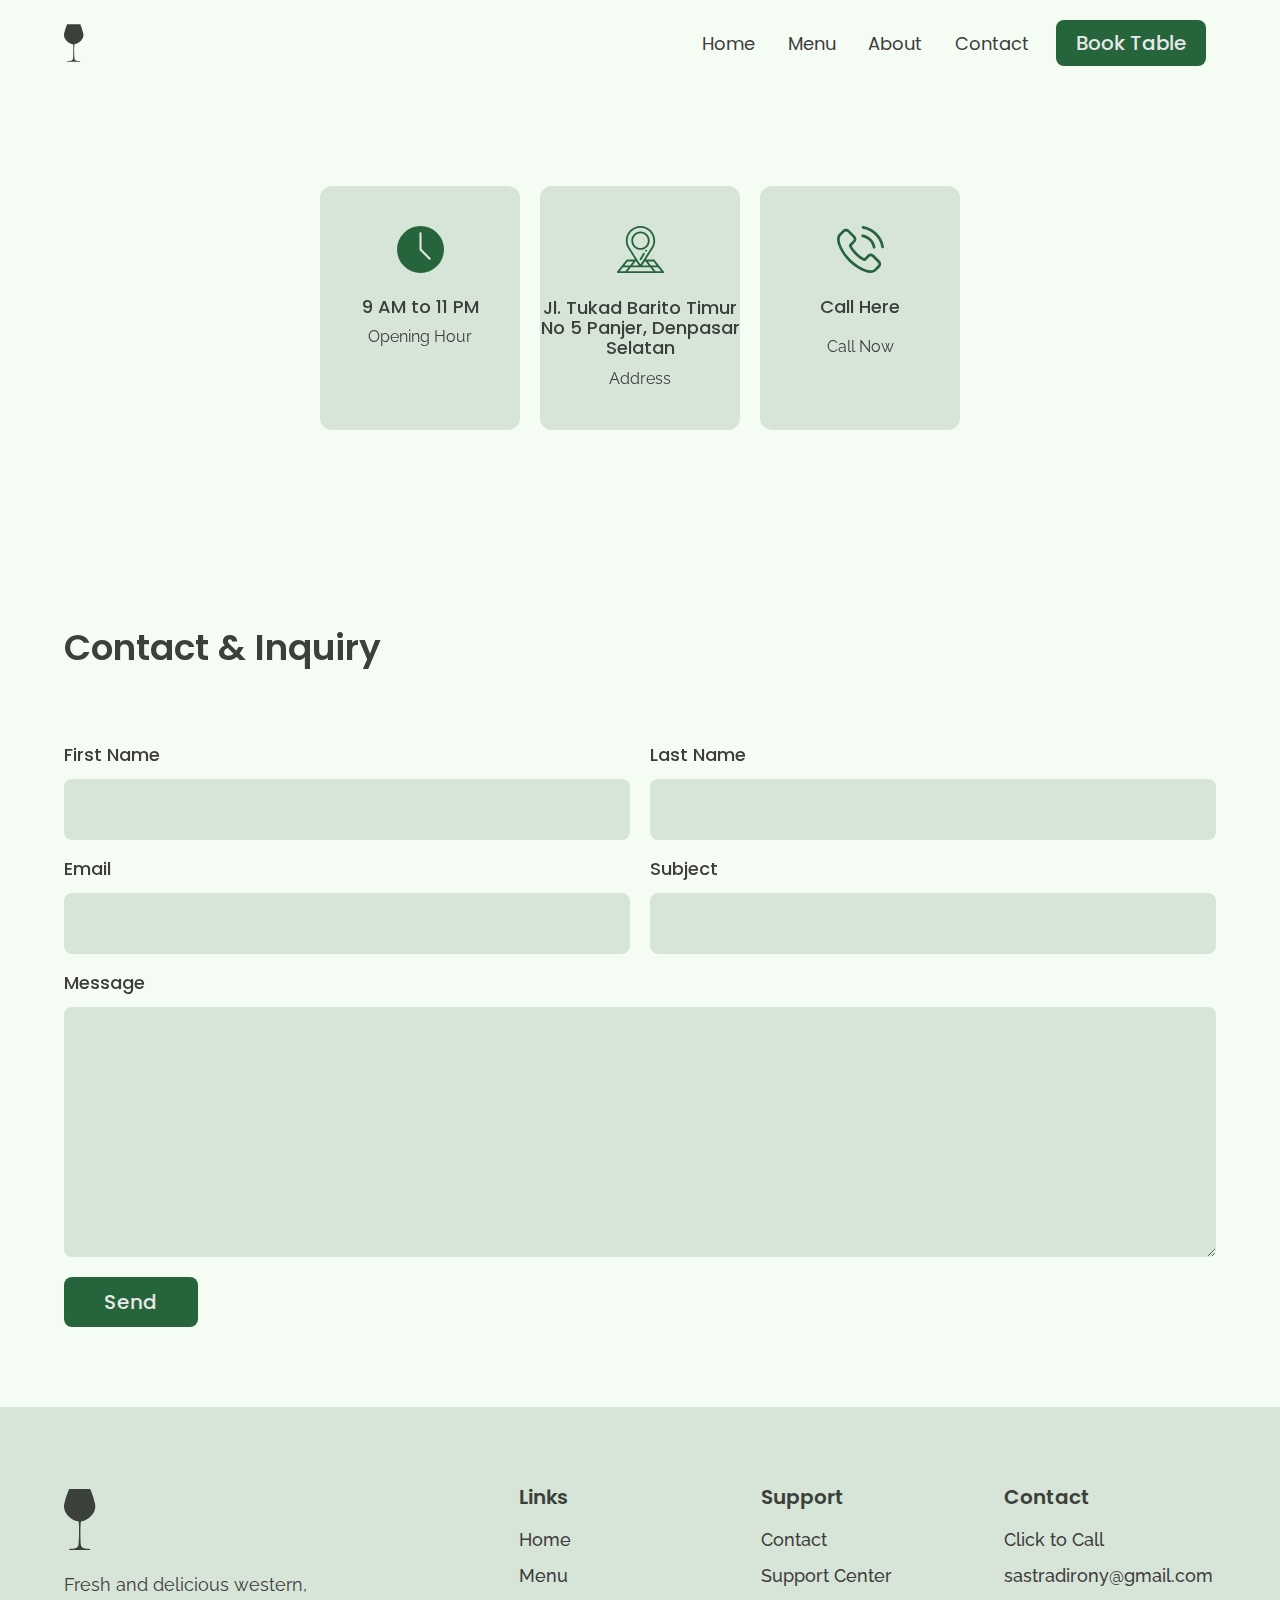
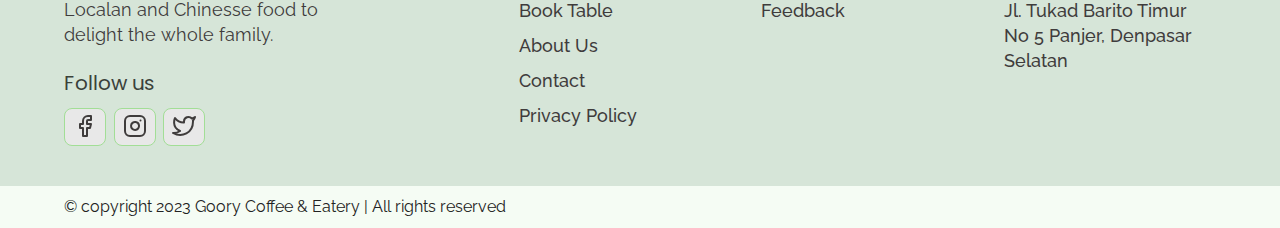
<file: contact.html>
<!DOCTYPE html>
<html lang="en"> 
  <head> 
  
    <meta charset="UTF-8" />
    <meta http-equiv="X-UA-Compatible" content="IE-edge"/>
    <meta name="viewport" content="width=device-width, initial-scale=1.0" />
    <title>Contact | Goory Coffee & Eatery</title>
    
    <link rel="shortcut icon" href="./images/logo.svg" type="image/x-icon" />
    <link rel="stylesheet" href="./reset.css" />
    <link rel="stylesheet" href="./globalStyles.css" />
    <link rel="stylesheet" href="./components.css" />
    <!-------------- AOS CSS ---------------->
    <link rel="stylesheet" href="https://unpkg.com/aos@next/dist/aos.css" />
    
  </head>
  
  <body>
    <!------------ NAV SECTION ------------>
    <div class="nav">
      <div class="container">
        <div class="nav__wrapper">
          <a href="./index.html" class="logo"><img class="" src="./images/logo.svg" alt="Shaif's Cuisine">
          </a>
          <nav>
            <div class="nav__icon">
             <svg 
             xmlns="http://www.w3.org/2000/svg" 
             width="24" 
             height="24" 
             viewBox="002424" 
             fill="none" 
             stroke="currentColor" 
             stroke-width="2" 
             stroke-linecap="round" 
             stroke-linejoin="round" 
             > 
               <line x1="3"y1="12" x2="21" y2="12"/> 
               <line x1="3" y1="6" x2="21" y2="6"/> 
               <line x1="3" y1="18" x2="21" y2="18"/> 
             </svg>
            </div>
            <div class="nav__bgOverlay "></div>
            <ul class="nav__list ">
              <div class="nav__close">
                <svg 
                xmlns="http://www.w3.org/2000/svg" 
                width="24" 
                height="24" 
                viewBox="002424" 
                fill="none" 
                stroke="currentColor" 
                stroke-width="2" 
                stroke-linecap="round" 
                stroke-linejoin="round" 
                > 
                  <line x1="18" y1="6" x2="6" y2="18"/> 
                  <line x1="6" y1="6" x2="18" y2="18"/> 
                </svg>
              </div>
              <div class="nav__list__wrapper">
                <li>
                  <a href="./index.html" class="nav__link">Home</a>
                </li>
                <li>
                  <a href="./menu.html" class="nav__link">Menu</a>
                </li>
                <li>
                  <a href="./about.html" class="nav__link">About</a>
                </li>
                <li>
                  <a href="./contact.html" class="nav__link">Contact</a>
                </li>
                <li>
                  <a href="./booking.html" class="btn primary-btn">Book Table</a>
                </li>
              </div>
            </ul>
          </nav>
        </div>
      </div>
    </div>
    <!------------ END OF NAV SECTION ------------>
    
    <!----------------- STORE INFO ----------------->
    <section id="storeInfo" data-aos= "fade-up">
      <div class="container">
        <div class="storeInfo__wrapper">
          <div class="storeInfo__item">
            <div class="storeInfo__icon">
              <img src="./images/wall-clock-icon.svg" alt="icon" />
            </div>
            <h3 class="storeInfo__title">
              9 AM to 11 PM
            </h3>
            <p class="storeInfo__text">
              Opening Hour
            </p>
          </div>
          <div class="storeInfo__item">
            <div class="storeInfo__icon">
              <img src="./images/address-icon.svg" alt="icon" />
            </div>
            <h3 class="storeInfo__title title__address">
              Jl. Tukad Barito Timur No 5 Panjer, Denpasar Selatan
            </h3>
            <p class="storeInfo__text">
              Address
            </p>
          </div>
          <div class="storeInfo__item">
            <div class="storeInfo__icon">
              <img src="./images/phone-icon.svg" alt="icon" />
            </div>
            <h3 class="storeInfo__title">
              <a class="storeInfo__title" href="tel:+6281339521859">Call Here</a>
            </h3>
            <p class="storeInfo__text">
              Call Now
            </p>
          </div>
        </div>
      </div>
    </section>
    <!-------------- END OF STORE INFO ------------->
    
    <!----------------- CONTACT FORM ----------------->
    <section id="form" data-aos= "fade-down">
      <div class="container">
        <h3 class="form__title">Contact & Inquiry</h3>
        <div class="form__wrapper">
          <form name="contact form" method="POST" netlify>
            <div class="form__group">
              <label for="firstName">First Name</label>
              <input type="text" id="firstName" name="first_name" required>
            </div>
            <div class="form__group">
              <label for="lastName">Last Name</label>
              <input type="text" id="lastName" name="last_name" required>
            </div>
            <div class="form__group">
              <label for="email">Email</label>
              <input type="email" id="email" name="email" required>
            </div>
            <div class="form__group">
              <label for="subject">Subject</label>
              <input type="text" id="subject" name="subject" required>
            </div>
            <div class="form__group form__group__full">
              <label for="message">Message</label>
              <textarea id="message" name="message" cols="30" rows="10" required></textarea>
            </div>
            <button type="submit" class="btn primary-btn">
              Send
            </button>
          </form>
        </div>
      </div>
    </section>
    <!-------------- END OF CONTACT FORM ------------->
    
    <!----------------- FOOTER ----------------->
    <footer>
      <div class="container">
        <div class="footer__wrapper">
          <div class="footer__col1">
            <div class="footer__logo">
              <img src="./images/logo.svg" alt="Shaif's Cuisine" />
            </div>
            <p class="footer__desc">
              Fresh and delicious western, Localan and Chinesse food to delight the whole family.
            </p>
            <div class="footer__socials">
              <h4 class="footer__socials__title">Follow us</h4>
              <ol>
                <li>
                  <a href="#">
                   <svg 
                   xmlns="http://www.w3.org/2000/svg" 
                   width="24" 
                   height="24" 
                   viewBox="002424" 
                   fill="none" 
                   stroke="currentColor" 
                   stroke-width="2" 
                   stroke-linecap="round" 
                   stroke-linejoin="round" 
                   > 
                   <path d="M18 2h-3a5 5 0 0 0-5 5v3H7v4h3v8h4v-8h3l1-4h-4V7a1 1 0 0 1 1-1h3z"/> 
                   </svg>
                  </a>
                </li>
                <li>
                  <a href="#">
                   <svg 
                   xmlns="http://www.w3.org/2000/svg" 
                   width="24" 
                   height="24" 
                   viewBox="002424" 
                   fill="none" 
                   stroke="currentColor" 
                   stroke-width="2" 
                   stroke-linecap="round" 
                   stroke-linejoin="round"
                   class="feather feather-instagram"
                   > 
                   <rect x="2" y="2" width="20" height="20" rx="5" ry="5"/> 
                   <path d="M16 11.37A4 4 0 1 1 12.63 8 4 4 0 0 1 16 11.37z"/> 
                   <line x1="17.5" y1="6.5" x2="17.51" y2="6.5"/> 
                   </svg>
                  </a>
                </li>
                <li>
                  <a href="#">
                   <svg 
                   xmlns="http://www.w3.org/2000/svg" 
                   width="24" 
                   height="24" 
                   viewBox="002424" 
                   fill="none" 
                   stroke="currentColor" 
                   stroke-width="2" 
                   stroke-linecap="round" 
                   stroke-linejoin="round"
                   class="feather feather-twitter"
                   > 
                   <path d="M23 3a10.9 10.9 0 0 1-3.14 1.53 4.48 4.48 0 0 0-7.86 3v1A10.66 10.66 0 0 1 3 4s-4 9 5 13a11.64 11.64 0 0 1-7 2c9 5 20 0 20-11.5a4.5 4.5 0 0 0-.08-.83A7.72 7.72 0 0 0 23 3z "/> 
                   </svg>
                  </a>
                </li>
              </ol>
            </div>
          </div>
          <div class="footer__col2">
            <h3 class="footer__text__title">
              Links
            </h3>
            <ol class="footer__text">
              <li>
                <a href="./index.html">Home</a>
              </li>
              <li>
                <a href="./menu.html">Menu</a>
              </li>
              <li>
                <a href="./booking.html">Book Table</a>
              </li>
              <li>
                <a href="./about.html">About Us</a>
              </li>
              <li>
                <a href="./contact.html">Contact</a>
              </li>
              <li>
                <a href="#">Privacy Policy</a>
              </li>
            </ol>
          </div>
          <div class="footer__col3">
            <h3 class="footer__text__title">
              Support
            </h3>
            <ol class="footer__text">
              <li>
                <a href="./contact.html">Contact</a>
              </li>
              <li>
                <a href="#">Support Center</a>
              </li>
              <li>
                <a href="#">Feedback</a>
              </li>
            </ol>
          </div>
          <div class="footer__col4">
            <h3 class="footer__text__title">
              Contact
            </h3>
            <ol class="footer__text">
              <li>
                <a href="tel:+6281339521859">Click to Call</a>
              </li>
              <li>
                <a href="mailto:sastradirony@gmail.com">sastradirony@gmail.com</a>
              </li>
              <li>
                <a href="#">Jl. Tukad Barito Timur No 5 Panjer, Denpasar Selatan</a>
              </li>
            </ol>
          </div>
        </div>
      </div>
    </footer>
    <div id="copyright">
      <div class="container">
        <p class="copyright__text">
          &copy; copyright 2023 Goory Coffee & Eatery | All rights reserved
        </p>
      </div>
    </div>
    <!------------- END OF FOOTER -------------->
    
    <!-------------- AOS SCRIPT ---------------->
    <script src="https://unpkg.com/aos@next/dist/aos.js"></script>
    <script src="main.js"></script>
    
  </body>
</html>
</file>
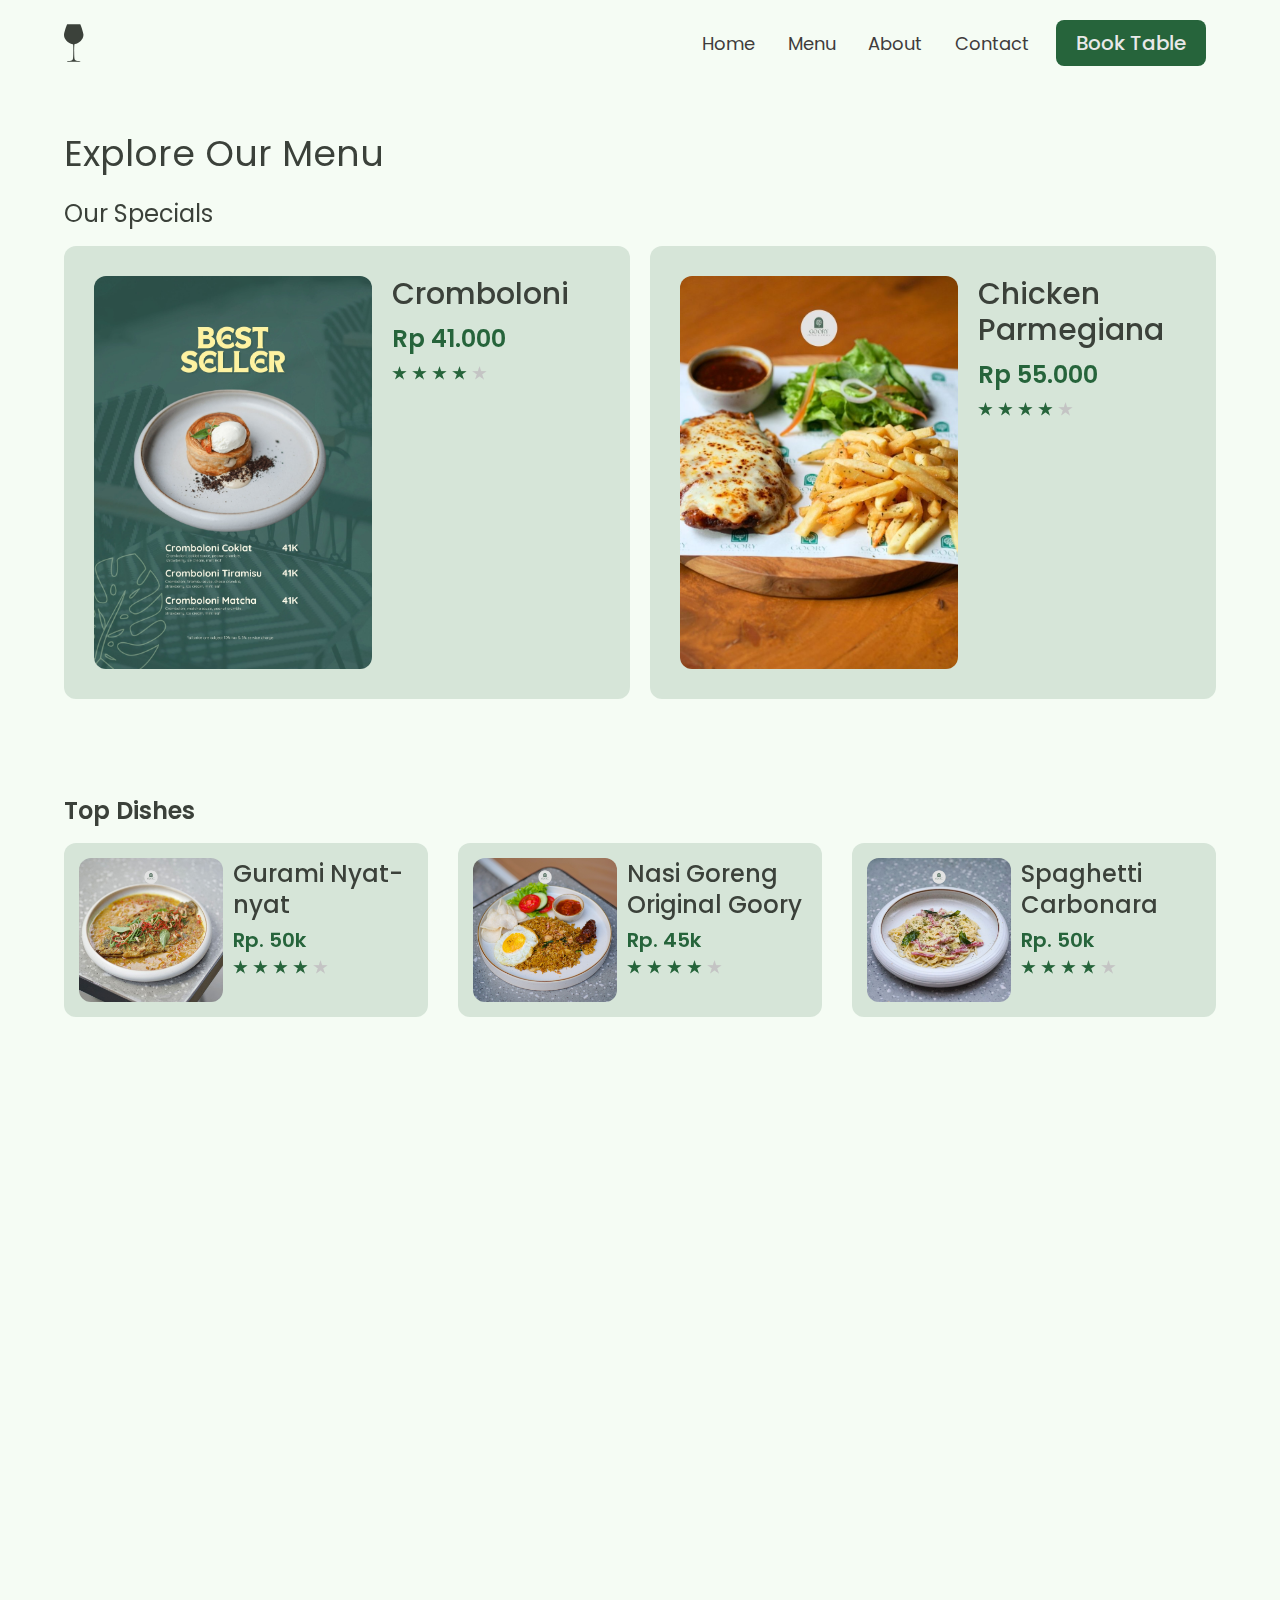
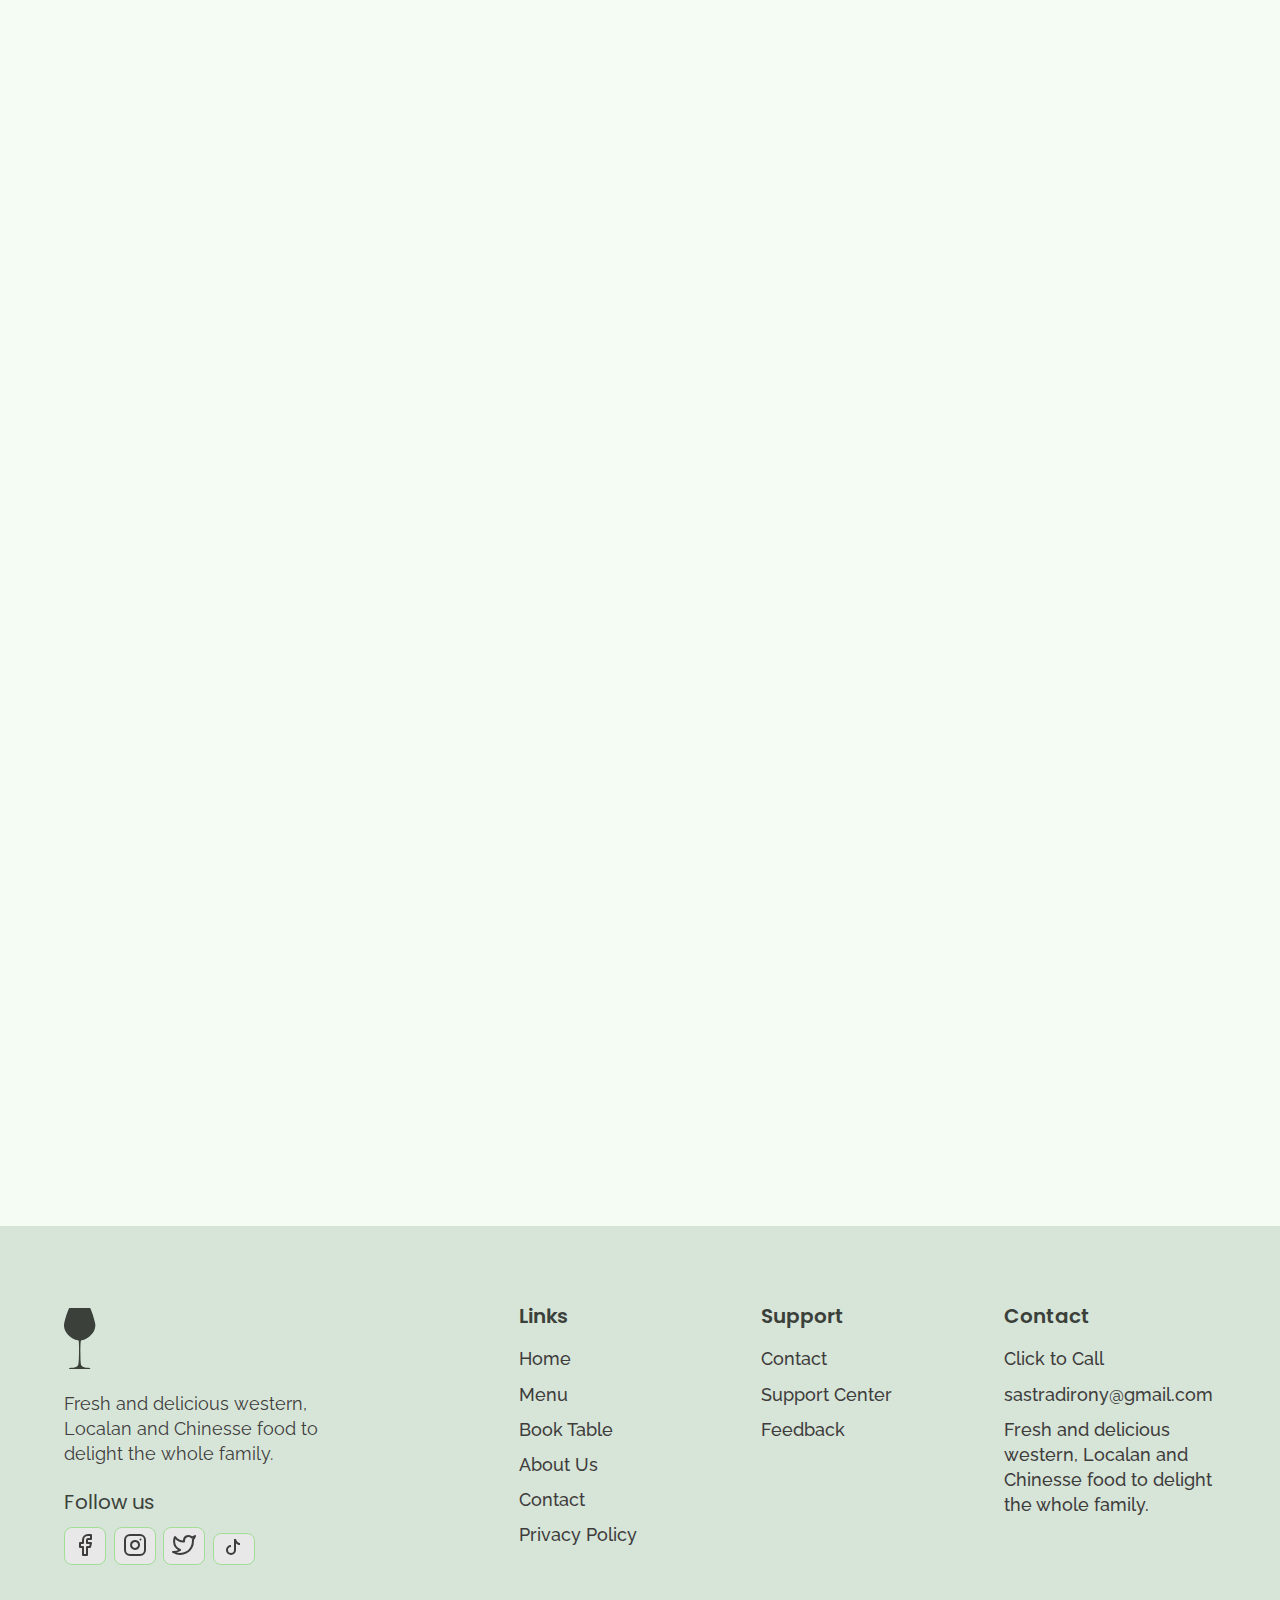
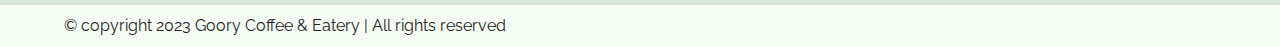
<file: menu.html>
<!DOCTYPE html>
<html lang="en"> 
  <head> 
  
    <meta charset="UTF-8" />
    <meta http-equiv="X-UA-Compatible" content="IE-edge"/>
    <meta name="viewport" content="width=device-width, initial-scale=1.0" />
    <title>Menu | Goory Coffee & Eatery</title>
    
    <link rel="shortcut icon" href="./images/logo.svg" type="image/x-icon" />
    <link rel="stylesheet" href="./reset.css" />
    <link rel="stylesheet" href="./globalStyles.css" />
    <link rel="stylesheet" href="./components.css" />
    <link rel="stylesheet" href="./menu.css" />
    <!-------------- AOS CSS ---------------->
    <link rel="stylesheet" href="https://unpkg.com/aos@next/dist/aos.css" />
    
  </head>
  
  <body>
    <!------------ NAV SECTION ------------>
    <div class="nav">
      <div class="container">
        <div class="nav__wrapper">
          <a href="./index.html" class="logo"><img class="" src="./images/logo.svg" alt="Goory">
          </a>
          <nav>
            <div class="nav__icon">
             <svg 
             xmlns="http://www.w3.org/2000/svg" 
             width="24" 
             height="24" 
             viewBox="002424" 
             fill="none" 
             stroke="currentColor" 
             stroke-width="2" 
             stroke-linecap="round" 
             stroke-linejoin="round" 
             > 
               <line x1="3"y1="12" x2="21" y2="12"/> 
               <line x1="3" y1="6" x2="21" y2="6"/> 
               <line x1="3" y1="18" x2="21" y2="18"/> 
             </svg>
            </div>
            <div class="nav__bgOverlay "></div>
            <ul class="nav__list ">
              <div class="nav__close">
                <svg 
                xmlns="http://www.w3.org/2000/svg" 
                width="24" 
                height="24" 
                viewBox="002424" 
                fill="none" 
                stroke="currentColor" 
                stroke-width="2" 
                stroke-linecap="round" 
                stroke-linejoin="round" 
                > 
                  <line x1="18" y1="6" x2="6" y2="18"/> 
                  <line x1="6" y1="6" x2="18" y2="18"/> 
                </svg>
              </div>
              <div class="nav__list__wrapper">
                <li>
                  <a href="./index.html" class="nav__link">Home</a>
                </li>
                <li>
                  <a href="./menu.html" class="nav__link">Menu</a>
                </li>
                <li>
                  <a href="./about.html" class="nav__link">About</a>
                </li>
                <li>
                  <a href="./contact.html" class="nav__link">Contact</a>
                </li>
                <li>
                  <a href="./booking.html" class="btn primary-btn">Book Table</a>
                </li>
              </div>
            </ul>
          </nav>
        </div>
      </div>
    </div>
    <!------------ END OF NAV SECTION ------------>
    
    <!----------------- PAGE TITLE ----------------->
    <section id="page__title" data-aos= "fade-up">
      <div class="container">
        <h2 class="page__title__text">
          Explore Our Menu
        </h2>
      </div>
    </section>
    
    <!-------------- END OF PAGE TITLE ------------->
    
    <!----------------- OUR SPECIALS ----------------->
    <section id="ourSpecials" data-aos= "fade-up">
      <div class="container">
        <h3 class="ourSpecials__title">
          Our Specials
        </h3>
        <div class="ourSpecials__wrapper">
          <div class="ourSpecials__item">
            <div class="ourSpecials__item__img">
              <img src="./images/food-3.jpg" alt="Food" />
            </div>
            <div class="ourSpecials__item__info">
              <h3 class="ourSpecials__item__title">
                Cromboloni
              </h3>
              <h4 class="ourSpecials__item__price">
                Rp 41.000
              </h4>
              <div class="ourSpecials__item__stars">
                <img src="./images/3star.png" alt="Stars" />
              </div>
            </div>
          </div>
          <div class="ourSpecials__item">
            <div class="ourSpecials__item__img">
              <img src="./images/parmegiana.jpg" alt="Food" />
            </div>
            <div class="ourSpecials__item__info">
              <h3 class="ourSpecials__item__title">
                Chicken Parmegiana
              </h3>
              <h4 class="ourSpecials__item__price">
                Rp 55.000
              </h4>
              <div class="ourSpecials__item__stars">
                <img src="./images/3star.png" alt="Stars" />
              </div>
            </div>
          </div>
        </div>
      </div>
    </section>
    <!-------------- END OF OUR SPECIALS ------------->
    
    <!------------------ TOP DISHES ------------------>
    <!----------------- TERAKHIR DI EDIT ----------------->
    <section id="dishGrid" data-aos= "fade-down">
      <div class="container">
        <h2 class="dishGrid__title">
          Top Dishes
        </h2>
        <div class="dishGrid__wrapper">
          <div class="dishGrid__item">
            <div class="dishGrid__item__img">
              <img src="./images/guraminyat2.jpg" alt="Food img" />
            </div>
            <div class="dishGrid__item__info">
              <h3 class="dishGrid__item__title">
                Gurami Nyat-nyat
              </h3>
              <h3 class="dishGrid__item__price">Rp. 50k</h3>
              <div class="dishGrid__item__stars">
                <img src="./images/3star.png" alt="3 stars" />
              </div>
            </div>
          </div>
          <div class="dishGrid__item">
            <div class="dishGrid__item__img">
              <img src="./images/nasigorengoriginal.jpg" alt="Food img" />
            </div>
            <div class="dishGrid__item__info">
              <h3 class="dishGrid__item__title">
                Nasi Goreng Original Goory
              </h3>
              <h3 class="dishGrid__item__price">Rp. 45k</h3>
              <div class="dishGrid__item__stars">
                <img src="./images/3star.png" alt="3 stars" />
              </div>
            </div>
          </div>
          <div class="dishGrid__item">
            <div class="dishGrid__item__img">
              <img src="./images/carbonara.jpg" alt="Food img" />
            </div>
            <div class="dishGrid__item__info">
              <h3 class="dishGrid__item__title">
                Spaghetti Carbonara
              </h3>
              <h3 class="dishGrid__item__price">Rp. 50k</h3>
              <div class="dishGrid__item__stars">
                <img src="./images/3star.png" alt="3 stars" />
              </div>
            </div>
          </div>
        </div>
      </div>
    </section>
    <!--------------- END OF TOP DISHES -------------->
    
    <!------------------ BREAKFAST ------------------>
    <section id="dishGrid" data-aos= "fade-up">
      <div class="container">
        <h2 class="dishGrid__title">
          Breakfast
        </h2>
        <div class="dishGrid__wrapper">
          <div class="dishGrid__item">
            <div class="dishGrid__item__img">
              <img src="./images/tempemendoan.jpg" alt="Food img" />
            </div>
            <div class="dishGrid__item__info">
              <h3 class="dishGrid__item__title">
                Crispy Tempe Mendoan
              </h3>
              <h3 class="dishGrid__item__price">18k</h3>
              <div class="dishGrid__item__stars">
                <img src="./images/3star.png" alt="3 stars" />
              </div>
            </div>
          </div>
          <div class="dishGrid__item">
            <div class="dishGrid__item__img">
              <img src="./images/pangsitayam.jpg" alt="Food img" />
            </div>
            <div class="dishGrid__item__info">
              <h3 class="dishGrid__item__title">
                Pangsit Ayam
              </h3>
              <h3 class="dishGrid__item__price">18k</h3>
              <div class="dishGrid__item__stars">
                <img src="./images/3star.png" alt="3 stars" />
              </div>
            </div>
          </div>
          <div class="dishGrid__item">
            <div class="dishGrid__item__img">
              <img src="./images/vegetablespringroll.jpg" alt="Food img" />
            </div>
            <div class="dishGrid__item__info">
              <h3 class="dishGrid__item__title">
                Vegetable Spring Roll
              </h3>
              <h3 class="dishGrid__item__price">18k</h3>
              <div class="dishGrid__item__stars">
                <img src="./images/3star.png" alt="3 stars" />
              </div>
            </div>
          </div>
          <div class="dishGrid__item">
            <div class="dishGrid__item__img">
              <img src="./images/pisanggorengkampung.jpg" alt="Food img" />
            </div>
            <div class="dishGrid__item__info">
              <h3 class="dishGrid__item__title">
                Pisang Goreng Kampung
              </h3>
              <h3 class="dishGrid__item__price">18k</h3>
              <div class="dishGrid__item__stars">
                <img src="./images/3star.png" alt="3 stars" />
              </div>
            </div>
          </div>
          <!-- <div class="dishGrid__item">
            <div class="dishGrid__item__img">
              <img src="./images/food-1.png" alt="Food img" />
            </div>
            <div class="dishGrid__item__info">
              <h3 class="dishGrid__item__title">
                Vegan Salad Bowl
              </h3>
              <h3 class="dishGrid__item__price">$13</h3>
              <div class="dishGrid__item__stars">
                <img src="./images/3star.png" alt="3 stars" />
              </div>
            </div>
          </div> -->
        </div>
      </div>
    </section>
    <!--------------- END OF BREAKFAST -------------->
    
    <!------------------ LUNCH ------------------>
    <section id="dishGrid" data-aos= "fade-up">
      <div class="container">
        <h2 class="dishGrid__title">
          Lunch
        </h2>
        <div class="dishGrid__wrapper">
          <div class="dishGrid__item">
            <div class="dishGrid__item__img">
              <img src="./images/ricebowlayamkecap.jpg" alt="Food img" />
            </div>
            <div class="dishGrid__item__info">
              <h3 class="dishGrid__item__title">
                Rice Bowl
              </h3>
              <h3 class="dishGrid__item__price">48k</h3>
              <div class="dishGrid__item__stars">
                <img src="./images/3star.png" alt="3 stars" />
              </div>
            </div>
          </div>
          <div class="dishGrid__item">
            <div class="dishGrid__item__img">
              <img src="./images/chickenburger.jpg" alt="Food img" />
            </div>
            <div class="dishGrid__item__info">
              <h3 class="dishGrid__item__title">
                Chicken Burger
              </h3>
              <h3 class="dishGrid__item__price">52k</h3>
              <div class="dishGrid__item__stars">
                <img src="./images/3star.png" alt="3 stars" />
              </div>
            </div>
          </div>
          <div class="dishGrid__item">
            <div class="dishGrid__item__img">
              <img src="./images/chickenpizza.jpg" alt="Food img" />
            </div>
            <div class="dishGrid__item__info">
              <h3 class="dishGrid__item__title">
                Chicken Pizza
              </h3>
              <h3 class="dishGrid__item__price">70k</h3>
              <div class="dishGrid__item__stars">
                <img src="./images/3star.png" alt="3 stars" />
              </div>
            </div>
          </div>
          <div class="dishGrid__item">
            <div class="dishGrid__item__img">
              <img src="./images/igasapigoory.jpg" alt="Food img" />
            </div>
            <div class="dishGrid__item__info">
              <h3 class="dishGrid__item__title">
                Iga Sapi Goory
              </h3>
              <h3 class="dishGrid__item__price">72k</h3>
              <div class="dishGrid__item__stars">
                <img src="./images/3star.png" alt="3 stars" />
              </div>
            </div>
          </div>
          <div class="dishGrid__item">
            <div class="dishGrid__item__img">
              <img src="./images/igasapikuah.jpg" alt="Food img" />
            </div>
            <div class="dishGrid__item__info">
              <h3 class="dishGrid__item__title">
                Iga Sapi Kuah
              </h3>
              <h3 class="dishGrid__item__price">77k</h3>
              <div class="dishGrid__item__stars">
                <img src="./images/3star.png" alt="3 stars" />
              </div>
            </div>
          </div>
        </div>
      </div>
    </section>
    <!--------------- END OF LUNCH -------------->
    
    <!------------------ DINNER ------------------>
    <section id="dishGrid" data-aos= "fade-up">
      <div class="container">
        <h2 class="dishGrid__title">
          Dinner
        </h2>
        <div class="dishGrid__wrapper">
          <div class="dishGrid__item">
            <div class="dishGrid__item__img">
              <img src="./images/fruitsalad.jpg" alt="Food img" />
            </div>
            <div class="dishGrid__item__info">
              <h3 class="dishGrid__item__title">
                Fruit Salad
              </h3>
              <h3 class="dishGrid__item__price">38k</h3>
              <div class="dishGrid__item__stars">
                <img src="./images/3star.png" alt="3 stars" />
              </div>
            </div>
          </div>
          <div class="dishGrid__item">
            <div class="dishGrid__item__img">
              <img src="./images/potatosalad.jpg" alt="Food img" />
            </div>
            <div class="dishGrid__item__info">
              <h3 class="dishGrid__item__title">
                Potato Salad
              </h3>
              <h3 class="dishGrid__item__price">39k</h3>
              <div class="dishGrid__item__stars">
                <img src="./images/3star.png" alt="3 stars" />
              </div>
            </div>
          </div>
          <div class="dishGrid__item">
            <div class="dishGrid__item__img">
              <img src="./images/chickengreensalad.jpg" alt="Food img" />
            </div>
            <div class="dishGrid__item__info">
              <h3 class="dishGrid__item__title">
                Chicken Green Salad
              </h3>
              <h3 class="dishGrid__item__price">43k</h3>
              <div class="dishGrid__item__stars">
                <img src="./images/3star.png" alt="3 stars" />
              </div>
            </div>
          </div>
          <div class="dishGrid__item">
            <div class="dishGrid__item__img">
              <img src="./images/ayambakargoory.jpg" alt="Food img" />
            </div>
            <div class="dishGrid__item__info">
              <h3 class="dishGrid__item__title">
                Ayam Bakar Goory
              </h3>
              <h3 class="dishGrid__item__price">49k</h3>
              <div class="dishGrid__item__stars">
                <img src="./images/3star.png" alt="3 stars" />
              </div>
            </div>
          </div>
          <div class="dishGrid__item">
            <div class="dishGrid__item__img">
              <img src="./images/ayamgooryspecial.jpg" alt="Food img" />
            </div>
            <div class="dishGrid__item__info">
              <h3 class="dishGrid__item__title">
                Ayam Goory Special
              </h3>
              <h3 class="dishGrid__item__price">52k</h3>
              <div class="dishGrid__item__stars">
                <img src="./images/3star.png" alt="3 stars" />
              </div>
            </div>
          </div>
        </div>
      </div>
    </section>
    <!--------------- END OF DINNER -------------->
    
    <!----------------- FOOTER ----------------->
    <footer>
      <div class="container">
        <div class="footer__wrapper">
          <div class="footer__col1">
            <div class="footer__logo">
              <img src="./images/logo.svg" alt="Goory" />
            </div>
            <p class="footer__desc">
              Fresh and delicious western, Localan and Chinesse food to delight the whole family.
            </p>
            <div class="footer__socials">
              <h4 class="footer__socials__title">Follow us</h4>
              <ol>
                <li>
                  <a href="#">
                   <svg 
                   xmlns="http://www.w3.org/2000/svg" 
                   width="24" 
                   height="24" 
                   viewBox="002424" 
                   fill="none" 
                   stroke="currentColor" 
                   stroke-width="2" 
                   stroke-linecap="round" 
                   stroke-linejoin="round" 
                   > 
                   <path d="M18 2h-3a5 5 0 0 0-5 5v3H7v4h3v8h4v-8h3l1-4h-4V7a1 1 0 0 1 1-1h3z"/> 
                   </svg>
                  </a>
                </li>
                <li>
                  <a href="#">
                   <svg 
                   xmlns="http://www.w3.org/2000/svg" 
                   width="24" 
                   height="24" 
                   viewBox="002424" 
                   fill="none" 
                   stroke="currentColor" 
                   stroke-width="2" 
                   stroke-linecap="round" 
                   stroke-linejoin="round"
                   class="feather feather-instagram"
                   > 
                   <rect x="2" y="2" width="20" height="20" rx="5" ry="5"/> 
                   <path d="M16 11.37A4 4 0 1 1 12.63 8 4 4 0 0 1 16 11.37z"/> 
                   <line x1="17.5" y1="6.5" x2="17.51" y2="6.5"/> 
                   </svg>
                  </a>
                </li>
                <li>
                  <a href="#">
                   <svg 
                   xmlns="http://www.w3.org/2000/svg" 
                   width="24" 
                   height="24" 
                   viewBox="002424" 
                   fill="none" 
                   stroke="currentColor" 
                   stroke-width="2" 
                   stroke-linecap="round" 
                   stroke-linejoin="round"
                   class="feather feather-twitter"
                   > 
                   <path d="M23 3a10.9 10.9 0 0 1-3.14 1.53 4.48 4.48 0 0 0-7.86 3v1A10.66 10.66 0 0 1 3 4s-4 9 5 13a11.64 11.64 0 0 1-7 2c9 5 20 0 20-11.5a4.5 4.5 0 0 0-.08-.83A7.72 7.72 0 0 0 23 3z "/> 
                   </svg>
                  </a>
                </li>
                <li>
                  <a href="#">
                    <svg 
                    xmlns="http://www.w3.org/2000/svg" 
                    width="18" 
                    height="18" 
                    fill="currentColor" 
                    class="bi bi-tiktok" 
                    viewBox="0 0 18 18"
                    >
                    <path d="M9 0h1.98c.144.715.54 1.617 1.235 2.512C12.895 3.389 13.797 4 15 4v2c-1.753 0-3.07-.814-4-1.829V11a5 5 0 1 1-5-5v2a3 3 0 1 0 3 3z"/>
                    </svg>
                  </a>
                </li>
              </ol>
            </div>
          </div>
          <div class="footer__col2">
            <h3 class="footer__text__title">
              Links
            </h3>
            <ol class="footer__text">
              <li>
                <a href="./index.html">Home</a>
              </li>
              <li>
                <a href="./menu.html">Menu</a>
              </li>
              <li>
                <a href="./booking.html">Book Table</a>
              </li>
              <li>
                <a href="./about.html">About Us</a>
              </li>
              <li>
                <a href="./contact.html">Contact</a>
              </li>
              <li>
                <a href="#">Privacy Policy</a>
              </li>
            </ol>
          </div>
          <div class="footer__col3">
            <h3 class="footer__text__title">
              Support
            </h3>
            <ol class="footer__text">
              <li>
                <a href="./contact.html">Contact</a>
              </li>
              <li>
                <a href="#">Support Center</a>
              </li>
              <li>
                <a href="#">Feedback</a>
              </li>
            </ol>
          </div>
          <div class="footer__col4">
            <h3 class="footer__text__title">
              Contact
            </h3>
            <ol class="footer__text">
              <li>
                <a href="tel:+6281339521859">Click to Call</a>
              </li>
              <li>
                <a href="mailto:sastradirony@gmail.com">sastradirony@gmail.com</a>
              </li>
              <li>
                <a href="#">Fresh and delicious western, Localan and Chinesse food to delight the whole family.</a>
              </li>
            </ol>
          </div>
        </div>
      </div>
    </footer>
    <div id="copyright">
      <div class="container">
        <p class="copyright__text">
          &copy; copyright 2023 Goory Coffee & Eatery | All rights reserved
        </p>
      </div>
    </div>
    <!------------- END OF FOOTER -------------->
    
    <!-------------- AOS SCRIPT ---------------->
    <script src="https://unpkg.com/aos@next/dist/aos.js"></script>
    <script src="main.js"></script>
    
  </body>
</html>
</file>
<file: globalStyles.css>
@import url('https://fonts.googleapis.com/css2?family=Poppins:wght@500;600&family=Raleway:wght@400;500;600&display=swap');

html {
  font-size: 10px;
  overflow-x: hidden;
}

:root {
	--green-1: #26643b;
	--green-2: #a2de96;
	--lightGreen-1: #d6e5d8;
	--lightGreen-2: #f5fcf4;
	--black-1: #3b413a;
	--black-2: #3f3c3c;
	--black-3: #5b6359;
	--white-1: #e8e8e8;
}

body {
  background-color: var(--lightGreen-2);
  overflow-x: hidden;
}

section {
  padding: 100px 0;
}

@media only screen and (max-width: 768px) {
  section {
    padding: 50px 0;
  }
}

.container {
  max-width: 1200px;
  width: 90%;
  margin: 0 auto;
}

img {
  width: 100%;
  height: 100%;
  object-fit: contain;
}

h1, h2, h3, h4 {
  font-family: "Poppins", sans-serif;
}

p {
  font-family: "Raleway", sans-serif;
  font-weight: 400;
  line-height: 1.4em;
  font-size: 1.8rem;
}

a {
  display: inline-block;
  text-decoration: none;
}
</file>
<file: components.css>
/* Nav Styles*/
.nav {
  padding: 2rem 0;
}

.nav__icon,
.nav__close,
.nav__bgOverlay {
  display: none;
}

.nav__wrapper {
  display: flex;
  justify-content: space-between;
}

.nav__list li {
  display: inline-block;
  margin: 0 1rem;
}

.nav__list .nav__link {
  font-size: 1.8rem;
  font-family: "Poppins";
  color: var(--black-2);
  padding: .5rem;
}

.nav__list li:hover .nav__link {
  color: var(--green-1);
}

@media only screen and (max-width: 768px) {
  .nav {
    position: relative;
  }
  .nav__icon {
    display: block;
  }
  .nav__icon svg,
  .nav__close svg {
    pointer-events: none;
    height: 30px;
    width: 30px;
  }
  .nav__close {
    display: block;
    position: absolute;
    color: var(--black-1);
    right: 1rem;
    top: 1rem;
    cursor: pointer;
  }
  .nav__list {
    z-index: 1000;
    position: absolute;
    left: 100%;
    top: 0;
    height: 100vh;
    width: 80%;
    background: var(--lightGreen-1);
    display: flex;
    align-items: center;
    justify-content: flex-end;
    padding-right: 2rem;
    transform: translate(0);
    overflow: hidden;
    transition: .3s ease-in transform;
  }
  .nav__list.show {
    transform: translate(-100%);
  }
  .nav__list li {
    display: block;
    text-align: right;
    margin-bottom: 2rem;
  }
  .nav__list a {
    font-size: 1.6rem;
  }
  .nav__bgOverlay {
    position: absolute;
    left: 0;
    top: 0;
    z-index: 1000;
    height: 100vh;
    width: 100%;
    background: rgba(18, 24, 14, 0.808);
    display: none;
  }
  .nav__bgOverlay.active {
    display: block;
  }
}

/* Global Button Styles */
.btn {
  color: var(--green-1);
  font-family: "Poppins";
  font-weight: 500;
  border-radius: 8px;
  font-size: 1.4rem;
  padding: 1.2rem 2rem;
}

.primary-btn {
  color: var(--white-1);
  background: var(--green-1);
}

@media only screen and (min-width: 768px) {
  .btn {
    padding: 1.3rem 2rem;
    font-size: 2rem;
  }
}

/* Footer Style */
footer {
  background: var(--lightGreen-1);
  padding-top: 5rem;
  padding-bottom: 2rem;
}

.footer__wrapper {
  display: flex;
  flex-direction: column;
  gap: 3rem;
}

.footer__logo {
  width: 150px;
  margin-bottom: 2rem;
}

.footer__desc {
  font-size: 1.4rem;
  color: var(--black-2);
  margin-bottom: 2rem;
}

.footer__socials__title {
  font-size: 1.8rem;
  color: var(--black-1);
  margin-bottom: 1rem;
}

.footer__socials li {
  display: inline-block;
  margin-right: 0.5rem;
}
.footer__socials a {
  padding: 0.5rem 0.8rem;
  background-color: var(--white-1);
  border: 1px solid var(--green-2);
  border-radius: 8px;
}

.footer__socials svg {
  width: 24px;
  color: var(--black-2);
}

.footer__text__title {
  font-size: 1.8rem;
  margin-bottom: 1rem;
  color: var(--black-1);
  font-weight: 600;
}

.footer__text a {
  font-size: 1.4rem;
  margin-bottom: .5rem;
  color: var(--black-2);
  font-family: "Raleway", sans-serif;
  font-weight: 500;
  line-height: 1.4em;
}

@media only screen and (min-width: 768px) {
  footer {
    padding-top: 8rem;
    padding-bottom: 4rem;
  }
  .footer__wrapper {
    flex-direction: row;
  }
  .footer__col1 {
    flex: 4;
  }
  .footer__col2,
  .footer__col3,
  .footer__col4 {
    flex: 2;
  }
  .footer__desc {
    max-width: 300px;
    font-size: 1.8rem;
    margin-bottom: 2.5rem;
  }
  .footer__socials__title {
    font-size: 2rem;
    margin-bottom: 1.5rem;
  }
  .footer__text__title {
    font-size: 2rem;
    margin-bottom: 2rem;
  }
  .footer__text a {
    font-size: 1.8rem;
    margin-bottom: 1rem;
  }
}

#copyright {
  padding: 1rem 0;
}

.copyright__text {
  font-size: 1.4rem;
  text-align: center;
}

@media only screen and (min-width: 768px) {
  .copyright__text {
    font-size: 1.6rem;
    text-align: left;
  }
}

/* STORE INFO STYLES */
.storeInfo__wrapper {
  display: flex;
  align-items: stretch;
  justify-content: center;
  flex-wrap: wrap;
  gap: 1rem;
}

.storeInfo__item {
  background-color: var(--lightGreen-1);
  padding: 20px 30px;
  text-align: center;
  border-radius: 12px;
  width: 150px;
}

.storeInfo__icon {
  width: 30px;
  margin: 0 auto;
  margin-bottom: 1.5rem;
}

.storeInfo__title {
  font-size: 1.4rem;
  font-family: "Poppins";
  font-weight: 500;
  margin-bottom: 0.5rem;
  color: var(--black-1);
}

.storeInfo__text {
  font-size: 1.4rem;
  font-family: Raleway;
  color: var(--black-2);
}

@media only screen and (min-width: 768px) {
  .storeInfo__wrapper {
    gap: 2rem;
  }
  .storeInfo__item {
    min-width: 200px;
    padding: 40px 0;
  }
  .storeInfo__icon {
    width: 47px;
    margin-bottom: 2.5rem;
  }
  .storeInfo__title {
    font-size: 1.8rem;
    margin-bottom: 1rem;
  }
  .title__address {
    line-height: 2rem;
  }
  .storeInfo__text {
    font-size: 1.6rem;
  }
}

/* DISHGRID STYLES */
.dishGrid__title {
  font-size: 1.8rem;
  margin-bottom: 2rem;
  font-weight: 600;
  color: var(--black-1);
}

.dishGrid__wrapper {
  display: grid;
  grid-template-columns: repeat(auto-fit, minmax(140px, 1fr));
  gap: 1rem;
}

.dishGrid__item {
  display: flex;
  flex-direction: column;
  background-color: var(--lightGreen-1);
  padding: .5rem;
  gap: .5rem;
  border-radius: 12px;
}

.dishGrid__item__img {
  flex: 4;
}
.dishGrid__item__info {
  flex: 5;
}
.dishGrid__item__img img {
  object-fit: cover;
  border-radius: 12px;
}

.dishGrid__item__title {
  font-size: 1.4rem;
  line-height: 1.3em;
  font-weight: 500;
  color: var(--black-1);
  margin-bottom: .5rem;
}
.dishGrid__item__price {
  font-size: 1.4rem;
  font-weight: 600;
  color: var(--green-1);
  margin-bottom: .5rem;
}

.dishGrid__item__stars {
  max-height: 15px;
  width: max-content;
}

@media only screen and (min-width: 768px) {
  .dishGrid__title {
    font-size: 2.4rem;
  }
  .dishGrid__wrapper {
    grid-template-columns: repeat(auto-fit, minmax(350px, 1fr));
    gap: 3rem;
  }
  .dishGrid__item {
   flex-direction: row;
   padding: 1.5rem;
   gap: 1rem;
  }
  .dishGrid__item__title {
    font-size: 2.4rem;
    margin-bottom: 1rem;
  }
  .dishGrid__item__price {
    font-size: 2rem;
    margin-bottom: 1rem;
  }
}

/* FORM STYLES */
#form {
  padding: 5rem 0;
  font-size: 1.8rem;
  color: var(--black-1);
  font-weight: 600;
}

.form__wrapper {
  padding: 3rem 0;
}

.form__wrapper form {
  display: grid;
  grid-template-columns: 1fr;
  gap: 2rem;
}

.form__group label {
 font-size: 1.6rem;
 font-family: Poppins;
 color: var(--black-2);
 font-weight: 500;
}

.form__group input,
.form__group textarea,
.form__group select {
  width: 100%;
  border: none;
  background-color: var(--lightGreen-1);
  font-size: 1.4rem;
  font-family: Raleway;
  font-weight: 600;
  padding: 1.5rem;
  border-radius: 8px;
  margin-top: .5rem;
  color: var(--black-2);
}

.form__group textarea {
  resize: vertical;
}

.form__wrapper button[type=submit] {
 width: max-content;
 border: none;
 padding: 1rem 4rem;
 font-weight: 500;
 letter-spacing: .1rem;
}

@media only screen and (min-width: 768px) {
  .form__title {
    font-size: 3.6rem;
    padding: 5rem 0;
  }
  .form__wrapper form {
    grid-template-columns: 1fr 1fr;
  }
  .form__group__full {
    grid-column: 1/3;
  }
  .form__group label {
    font-size: 1.8rem;
  }
  .form__group input,
  .form__group textarea,
  .form__group select {
    font-size: 1.8rem;
    padding: 2rem;
    margin-top: 1.5rem;
  }
}
</file>
<file: home.css>
/* HERO SECTION STYLES */
.hero__wrapper {
  display: flex;
  align-items: center;
  justify-content: center;
  flex-direction: column-reverse;
  gap: 5rem;
}

.hero__left__wrapper {
  max-width: 360px;
}

.hero__imgWrapper {
  max-width: 400px;
  width: 80%;
  margin: 0 auto;
}

.hero__heading {
  font-family: "Poppins";
  font-weight: 600;
  line-height: 1.4em;
  text-align: center;
  font-size: 1.8rem;
  margin-bottom: 1.5rem;
  color: var(--black-1);
}

.hero__info {
  text-align: center;
  font-size: 1.4rem;
  margin-bottom: 1.5rem;
  color: var(--black-2);
}

.button__wrapper {
  text-align: center;
}

.hero__right__img {
  border-radius: 8px;
  opacity: 0.9;
}

@media only screen and (min-width: 768px) {
  .hero__wrapper {
    flex-direction: row;
    gap: 0;
  }
  .hero__left {
    flex: 3;
  }
  .hero__right {
    flex: 4;
  }
  .hero__heading {
    font-size: 3.6rem;
    margin-bottom: 2rem;
    text-align: left;
  }
  .hero__info {
    font-size: 1.8rem;
    margin-bottom: 2rem;
    text-align: left;
  }
  .button__wrapper {
    text-align: left;
  }
  .hero__imgWrapper {
    max-width: none;
    width: 90%;
  }
}

/* OUR SPECIALS STYLES */
#ourSpecials {
  padding-top: 10rem;
}
.ourSpecials__wrapper {
  display: flex;
  flex-direction: column;
  gap: 3rem;
}

.ourSpecials__left {
  display: flex;
  gap: 1rem;
}

.ourSpecials__item {
  background-color: var(--lightGreen-1);
  padding: 1.2rem;
  padding-top: 5rem;
  border-radius: 12px;
  /*width: 45%;*/
  margin: 0 auto;
}

.ourSpecials__item__img {
  margin-top: calc(-50% - 2rem);
  margin-bottom: 2rem;
  border-radius: 12px;
  height: 150px;
  overflow: hidden;
}

.ourSpecials__item__img img {
  object-fit: cover;
}

.ourSpecials__item__title {
  font-size: 1.4rem;
  color: var(--black-1);
  font-weight: 600;
  margin-bottom: 1rem;
}

.ourSpecials__item__price {
  color: var(--green-1);
  font-size: 1.4rem;
  font-weight: 600;
  margin-bottom: 1rem;
}

.ourSpecials__item__stars {
  height: 1.5rem;
  width: max-content;
  margin-bottom: 1rem;
}

.ourSpecials__item__text {
  font-size: 1.4rem;
  color: var(--black-2);
  font-weight: 500;
}

.ourSpecials__title {
  font-size: 1.8rem;
  color: var(--black-1);
  margin-bottom: 1.5rem;
}
.ourSpecials__text {
  font-size: 1.4rem;
  color: var(--black-2);
  margin-bottom: 1rem;
}

@media only screen and (min-width: 768px) {
  #ourSpecials {
    padding-top: 15rem;
  }
  #ourSpecials .container {
    max-width: 900px;
  }
  .ourSpecials__wrapper {
    flex-direction: row;
  }
  .ourSpecials__right {
    flex: 2;
  }
  .ourSpecials__left {
    flex: 4;
    gap: 2rem;
  }
  .ourSpecials__item {
    padding: 2rem;
    width: 45%;
  }
  .ourSpecials__item__title {
    font-size: 2.4rem;
    line-height: 1.4em;
    margin-bottom: 1.5rem;
  }
  .ourSpecials__item__price {
    font-size: 1.8rem;
    margin-bottom: 1rem;
  }
  .ourSpecials__item__stars {
    margin-bottom: 2rem;
  }
  .ourSpecials__item__text {
    font-size: 1.6rem;
  }
  .ourSpecials__title {
    font-size: 3.6rem;
    margin-bottom: 1.5rem;
  }
  .ourSpecials__text {
    font-size: 1.8rem;
    margin-bottom: 1.5rem;
  }
}

@media only screen and (max-width: 300px) {
  .ourSpecials__left {
    flex-wrap: wrap;
    gap: 10rem;
  }
  .ourSpecials__item {
    width: 100%;
  }
}

/* DISCOUNT STYLES */
.discount__wrapper {
 display: flex;
 flex-direction: column;
 padding: 1.5rem;
 border-radius: 12px;
 background: var(--lightGreen-1) url(./images/discount-illustration.png) no-repeat bottom right / 100px;
}

.discount__images {
  display: flex;
  gap: 1rem;
  width: 100%;
  margin-bottom: 2rem;
}

.discount__img1 {
  flex: 2;
}

.discount__img2 {
  flex: 3;
}

.discount__images img {
  object-fit: cover;
  border-radius: 12px;
}

.discount__text {
  font-size: 1.4rem;
  font-weight: 900;
  color: var(--green-1);
  margin-bottom: .5rem;
}

.discount__title {
  font-size: 1.8rem;
  font-weight: 600;
  color: var(--black-1);
  margin-bottom: 1rem;
}

.discount__price {
  font-size: 1.4rem;
  font-weight: 600;
  display: flex;
  gap: 1rem;
  margin-bottom: 1rem;
}

.discount__oldPrice {
  color: var(--black-2);
  text-decoration: line-through;
}

.discount__newPrice {
  color: var(--green-1);
}

.discount__stars {
  width: max-content;
  height: 15px;
  margin-bottom: 1rem;
}

@media only screen and (min-width: 768px) {
  .discount__wrapper {
    flex-direction: row;
    gap: 4rem;
    padding: 2rem;
    align-items: center;
    background-size: 150px;
    margin: 0 auto;
  }
  .discount__images {
    flex: 5;
    margin-bottom: 0;
    gap: 2rem;
  }
  .discount__img1,
  .discount__img2,
  .discount__img3 {
    flex: 1;
    height: 350px;
  }
  .discount__info {
    flex: 3;
  }
  .discount__text {
    font-size: 2.4rem;
  }
  .discount__title {
    font-size: 3.6rem;
    margin-bottom: 1.5rem;
  }
  .discount__price {
    font-size: 2.4rem;
  }
  .discount__stars {
    height: 20px;
    margin-bottom: 2rem;
  }
}
  
@media only screen and (max-width: 1000px) {
  .discount__wrapper {
    gap: 2rem;
  }
  .discount__img3 {
    display: none;
  }
}

/* EVENTS MEDIA STYLES */
.eventsMedia__wrapper {
  display: flex;
  gap: 1rem;
}

.eventsMedia__1 {
  position: relative;
}

.eventsMedia__1__playButton {
  display: inline-block;
  position: absolute;
  left: 50%;
  top: 50%;
  transform: translate(-50%, -50%);
  max-width: 50px;
}

@media only screen and (min-width: 768px) {
  .eventsMedia__wrapper {
    gap: 2rem;
  }
  .eventsMedia__1__playButton {
    max-width: 100px;
  }
}

/* EVENT INFO STYLES */
#eventsInfo {
  padding-top: 0;
}

.eventsInfo__wrapper {
  display: flex;
  flex-direction: column;
}

.eventsInfo__item {
  display: flex;
  gap: 1rem;
  padding: 1rem;
  background: var(--lightGreen-1);
  margin-bottom: 1.5rem;
  border-radius: 12px;
}

.eventsInfo__item__img {
  border-radius: 12px;
  overflow: hidden;
  flex: 3;
}

.eventsInfo__item__img img {
  object-fit: cover;
}

.eventsInfo__item__info {
  flex: 4;
}

.eventsInfo__item__title {
  font-size: 1.4rem;
  margin-bottom: 1rem;
  color: var(--black-1);
}

.eventsInfo__item__text {
  font-size: 1.4rem;
  color: var(--black-2);
}

.eventsInfo__right {
  margin-top: 2rem;
}

.eventsInfo__title {
  font-size: 1.8rem;
  color: var(--black-1);
  margin-bottom: 1rem;
}

.eventsInfo__text {
  font-size: 1.4rem;
  color: var(--black-2);
  margin-bottom: 1rem;
}

@media only screen and (min-width: 768px) {
  .eventsInfo__wrapper {
    flex-direction: row;
    gap: 2rem;
  }
  .eventsInfo__left,
  .eventsInfo__right {
    flex: 1;
  }
  .eventsInfo__item {
    padding: 2rem;
    gap: 2rem;
    max-width: 500px;
    margin-bottom: 2rem;
  }
  .eventsInfo__item__title {
    font-size: 1.8rem;
  }
  .eventsInfo__item__text {
    font-size: 1.6rem;
  }
  .eventsInfo__title {
    font-size: 3.6rem;
  }
  .eventsInfo__text {
    max-width: 500px;
    font-size: 1.8rem;
    margin-bottom: 2rem;
  }
}

/* WHY US STYLES*/
.whyUs__wrapper {
  display: flex;
  align-items: center;
  justify-content: center;
  flex-direction: column;
  gap: 4rem;
}

.whyUs__left {
  text-align: center;
}
.whyUs__title {
  font-family: Poppins;
  font-size: 1.8rem;
  color: var(--black-1);
  font-weight: 500;
  margin-bottom: 1rem;
}

.whyUs__text {
  font-size: 1.4rem;
}

.whyUs__items__wrapper {
  display: grid;
  grid-template-columns: 1fr 1fr;
  gap: 1rem;
}

.whyUs__item {
  background: var(--lightGreen-1);
  border-radius: 12px;
  padding: 2rem;
  text-align: center;
}

.whyUs__item__icon {
  max-width: 56px;
  margin: 0 auto;
  margin-bottom: 1rem;
}

.whyUs__item__text {
  font-family: Poppins;
  font-size: 1.4rem;
  font-weight: 500;
  color: var(--black-1);
}

@media only screen and (min-width: 768px) {
  .whyUs__wrapper {
    flex-direction: row;
    max-width: 900px;
    margin: 0 auto;
  }
  .whyUs__left {
    flex: 4;
    text-align: left;
  }
  .whyUs__right {
    flex: 3;
  }
  .whyUs__title {
    font-size: 3.6rem;
    margin-bottom: 2rem;
  }
  .whyUs__text {
    font-size: 1.8rem;
    line-height: 1.4em;
  }
  .whyUs__items__wrapper {
    gap: 1.5rem;
  }
  .whyUs__item {
    padding: 2rem;
  }
  .whyUs__item__icon {
    max-width: 65px;
    margin-bottom: 1.5rem;
  }
  .whyUs__item__text {
    font-size: 1.8rem;
  }
}

/* TESTIMONIAL STYLES */
.testimonial__wrapper {
  max-width: 400px;
  margin: 0 auto;
}

.testimonial__title {
  font-size: 1.8rem;
  margin-bottom: 3rem;
  text-align: center;
  text-transform: capitalize;
  color: var(--black-1);
}

.testimonial__items__wrapper {
  display: grid;
  grid-template-columns: 1fr;
  gap: 1rem;
}

.testimonial__item {
  padding: 1rem;
  display: flex;
  gap: 1rem;
  background-color: var(--lightGreen-1);
  border-radius: 12px;
}

.testimonial__item__info {
  flex: 4;
}

.testimonial__item__img {
  flex: 2;
  border-radius: 12px;
  overflow: hidden;
  width: 100%;
  height: 100%;
}

.testimonial__item__img img {
  object-fit: cover;
}

.testimonial__item__name {
  font-size: 1.4rem;
  font-family: Poppins;
  margin-bottom: 1rem;
  color: var(--black-1);
}

.testimonial__item__stars {
  max-height: 15px;
  width: max-content;
  margin-bottom: 1.5rem;
}

.testimonial__item__text {
  font-size: 1.4rem;
}

@media only screen and (min-width: 768px) {
  .testimonial__wrapper {
    max-width: 900px;
  }
  .testimonial__title {
    font-size: 3.6rem;
    margin-bottom: 5rem;
  }
  .testimonial__items__wrapper {
    grid-template-columns: 1fr 1fr;
    gap: 2rem;
  }
  .testimonial__item {
    padding: 2rem;
  }
  .testimonial__item__name {
    font-size: 1.8rem;
    margin-bottom: 1.5rem;
  }
  .testimonial__item__stars {
    margin-bottom: 2rem;
  }
  .testimonial__item__text {
    font-size: 1.6rem;
    line-height: 1.4em;
  }
}

@media only screen and (max-width: 350px) {
  .testimonial__item {
    flex-direction: column;
  }
  .testimonial__item__img,
  .testimonial__item__info {
    flex: auto;
  }
}

/* NEWSLETTER STYLES */
.newsletter__wrapper {
  display: flex;
  flex-direction: column;
  background-color: var(--green-2);
  padding: 1.5rem;
  border-radius: 8px;
  gap: 2rem;
}

.newsletter__title {
  font-size: 1.8rem;
  color: var(--black-1);
  font-weight: 600;
  margin-bottom: 1.3rem;
}

.newsletter__text {
  font-size: 1.4rem;
  color: var(--black-2);
  font-weight: 500;
}

.newsletter__form form {
  position: relative;
  width: 100%;
  border-radius: 8px;
  overflow: hidden;
}

.newsletter__form label {
  width: 100%;
}

.newsletter__form input {
  width: 100%;
  font-size: 1.4rem;
  padding: 1.5rem 1rem;
  border: none;
}

.newsletter__form input::placeholder {
  color: rgb(168, 166, 166);
}

.newsletter__form button[type=submit] {
  background-color: var(--green-1);
  color: var(--white-1);
  border: none;
  font-size: 1.4rem;
  padding: 0 2rem;
  height: 100%;
  position: absolute;
  right: 0;
  top: 0;
}

@media only screen and (min-width: 768px) {
  .newsletter__wrapper {
    flex-direction: row;
    padding: 5rem;
    align-items: center;
  }
  .newsletter__form,
  .newsletter__info {
    flex: 1;
  }
  .newsletter__title {
    font-size: 3.6rem;
    margin-bottom: 2rem;
  }
  .newsletter__text {
    font-size: 1.8rem;
    max-width: 400px;
  }
  .newsletter__form {
    max-width: 450px;
    border-radius: 12px;
  }
  .newsletter__form input {
    font-size: 1.8rem;
    padding: 2rem;
  }
  .newsletter__form button[type=submit] {
    font-size: 1.8rem;
    padding: 0 3rem;
  }
}
</file>
<file: about.css>
/* OUR STORY STYLES */
.ourStory__wrapper {
  display: flex;
  flex-direction: column;
  gap: 2rem;
}

.ourStory__title,
.ourGoals__title {
  font-size: 1.8rem;
  font-weight: 600;
  color: var(--black-1);
  margin-bottom: 1rem;
}

.ourStory__subtitle {
  font-size: 1.4rem;
  font-weight: 600;
  color: var(--black-1);
  margin-bottom: 2rem;
}

.ourStory__text,
.ourGoals__text {
  font-size: 1.4rem;
  line-height: 1.4em;
  color: var(--black-2);
}

@media only screen and (min-width: 768px) {
  .ourStory__wrapper {
    flex-direction: row;
    gap: 3rem;
  }
  .ourStory__img,
  .ourStory__info {
    flex: 1;
  }
  .ourStory__title,
  .ourGoals__title {
    font-size: 3.6rem;
  }
  .ourStory__subtitle {
    font-size: 1.8rem;
  }
  .ourStory__text,
  .ourGoals__text {
    font-size: 1.8rem;
    max-width: 800px;
  }
}

/* OUR GOALS STYLES */
.ourGoals__info {
  text-align: left;
  margin-bottom: 5rem;
}

.ourGoals__imgs__wrapper img {
  object-fit: cover;
}

.ourGoals__imgs__wrapper {
  max-width: 800px;
  margin: 0 auto;
  display: grid;
  grid-template-columns: 1fr 1fr;
  grid-template-rows: 1fr 1fr;
  gap: 1rem;
}

.ourGoals__img1 {
  grid-row: 1/3;
}

@media only screen and (min-width: 768px) {
  .ourGoals__info {
    text-align: center;
  }
  .ourGoals__imgs__wrapper {
    gap: 2rem;
  }
  .ourGoals__text {
    margin: 0 auto;
  }
}
</file>
<file: menu.css>
/* PAGE TITLE STYLES*/
#page__title {
  padding-top: 3rem;
  padding-bottom: 2rem;
}

.page__title__text {
  font-size: 2.2rem;
  color: var(--black-1);
}

@media only screen and (min-width: 768px) {
  #page__title {
    padding-top: 5rem;
    padding-bottom: 3rem;
  }
  .page__title__text {
  font-size: 3.6rem;
  }
}

/* OUR SPECIALS MENU STYLES */
#ourSpecials {
  padding: 0;
}

.ourSpecials__title {
  font-size: 1.8rem;
  color: var(--black-1);
  margin-bottom: 2rem;
}

.ourSpecials__wrapper {
  display: flex;
  gap: 1.5rem;
  flex-direction: column;
  max-width: 400px;
}

.ourSpecials__item {
  flex: 1;
  display: flex;
  gap: 2rem;
  background-color: var(--lightGreen-1);
  padding: 1.5rem;
  border-radius: 12px;
}

.ourSpecials__item__img,
.ourSpecials__item__info {
  flex: 1;
}

.ourSpecials__item__img {
  border-radius: 12px;
  overflow: hidden;
}

.ourSpecials__item__img img {
  object-fit: cover;
}

.ourSpecials__item__title {
  font-size: 2.4rem;
  font-weight: 500;
  margin-bottom: 1rem;
  color: var(--black-1);
  line-height: 1.2em;
}

.ourSpecials__item__price {
  font-size: 1.8rem;
  font-weight: 600;
  margin-bottom: 1rem;
  color: var(--green-1);
}

.ourSpecials__item__stars {
  width: max-content;
}

@media only screen and (min-width: 768px) {
  .ourSpecials__title {
    font-size: 2.4rem;
  }
  .ourSpecials__wrapper {
    flex-direction: row;
    gap: 2rem;
    max-width: none;
  }
  .ourSpecials__item {
    padding: 3rem;
    gap: 2rem;
  }
  .ourSpecials__item__title {
    font-size: 3rem;
    margin-bottom: 1.5rem;
  }
  .ourSpecials__item__price {
    font-size: 2.4rem;
    margin-bottom: 1.5rem;
  }
}

@media only screen and (min-width: 1100px) {
  .ourSpecials__item__img {
    flex: 4;
  }
  .ourSpecials__item__info {
    flex: 3;
  }
}

/* DISH GRID STYLES */
#dishGrid {
  padding-bottom: 0;
}

#dishGrid:last-of-type {
  padding-bottom: 10rem;
}
</file>
